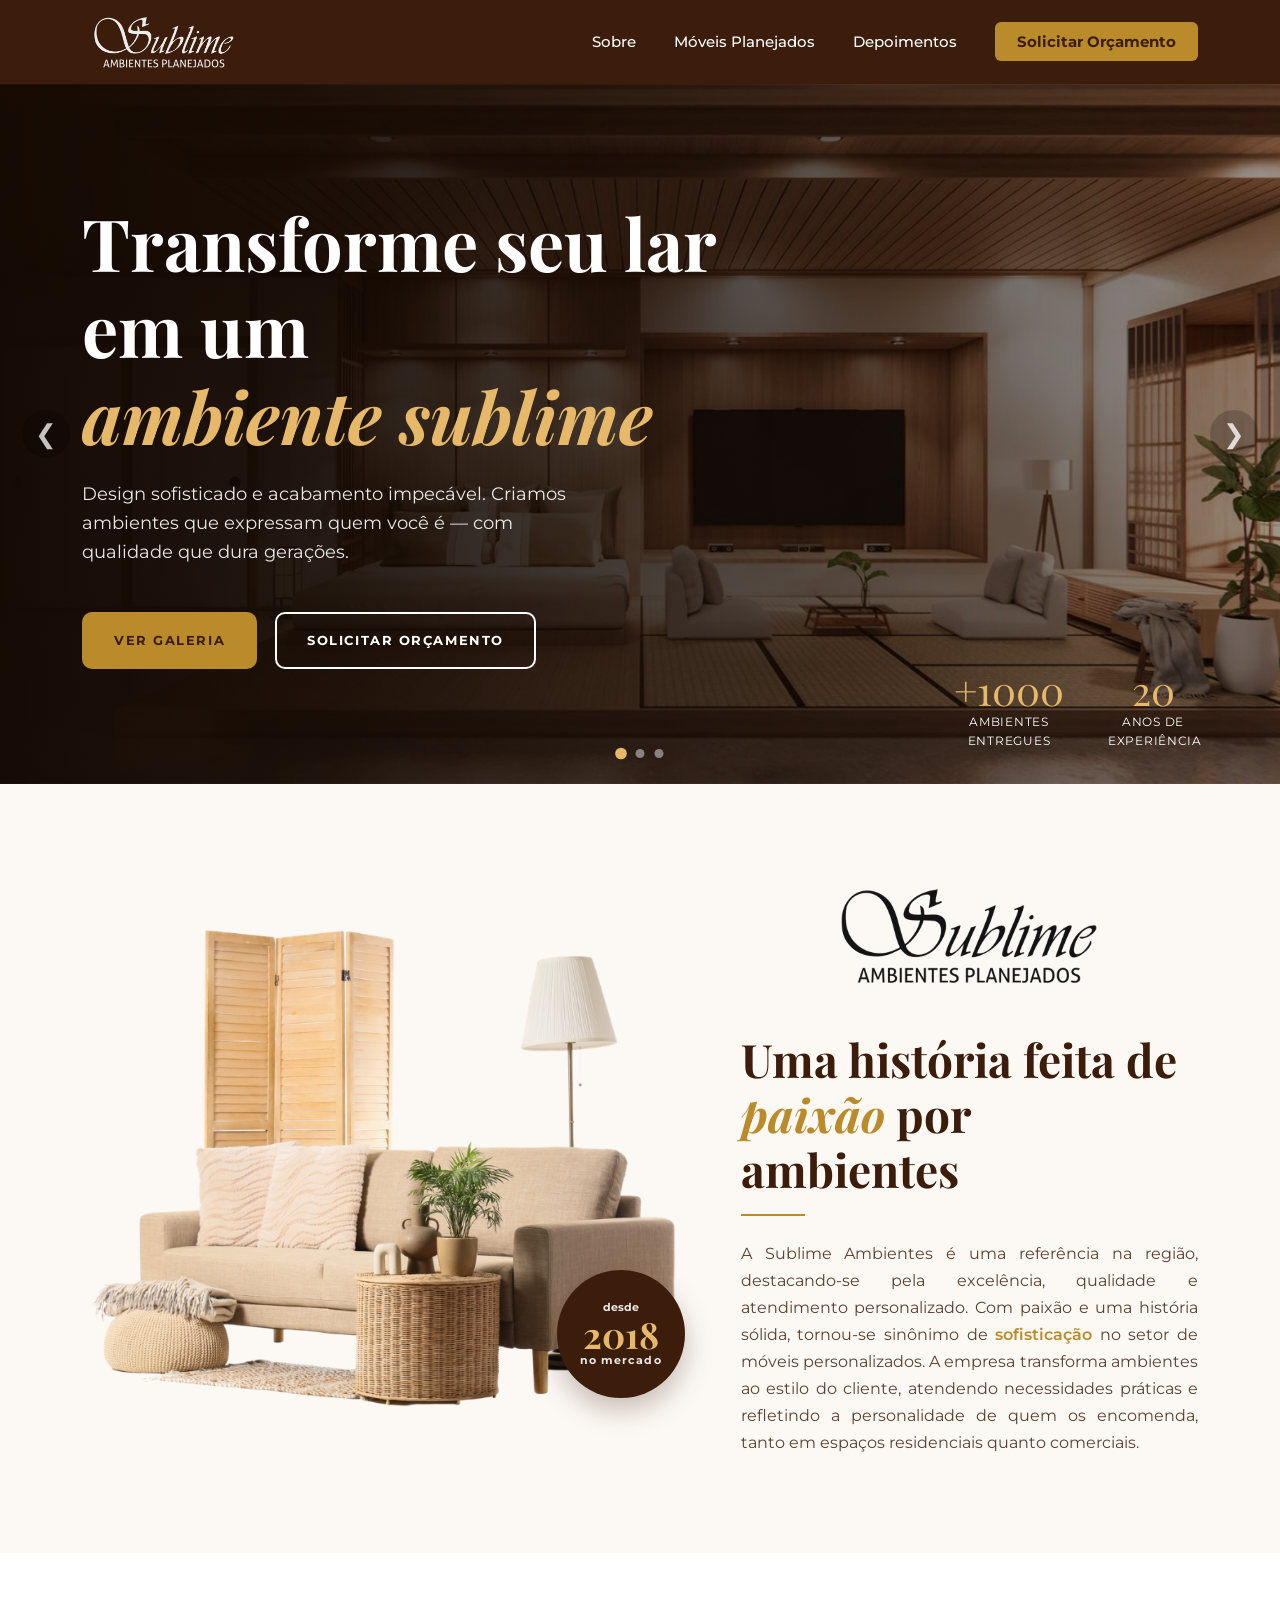
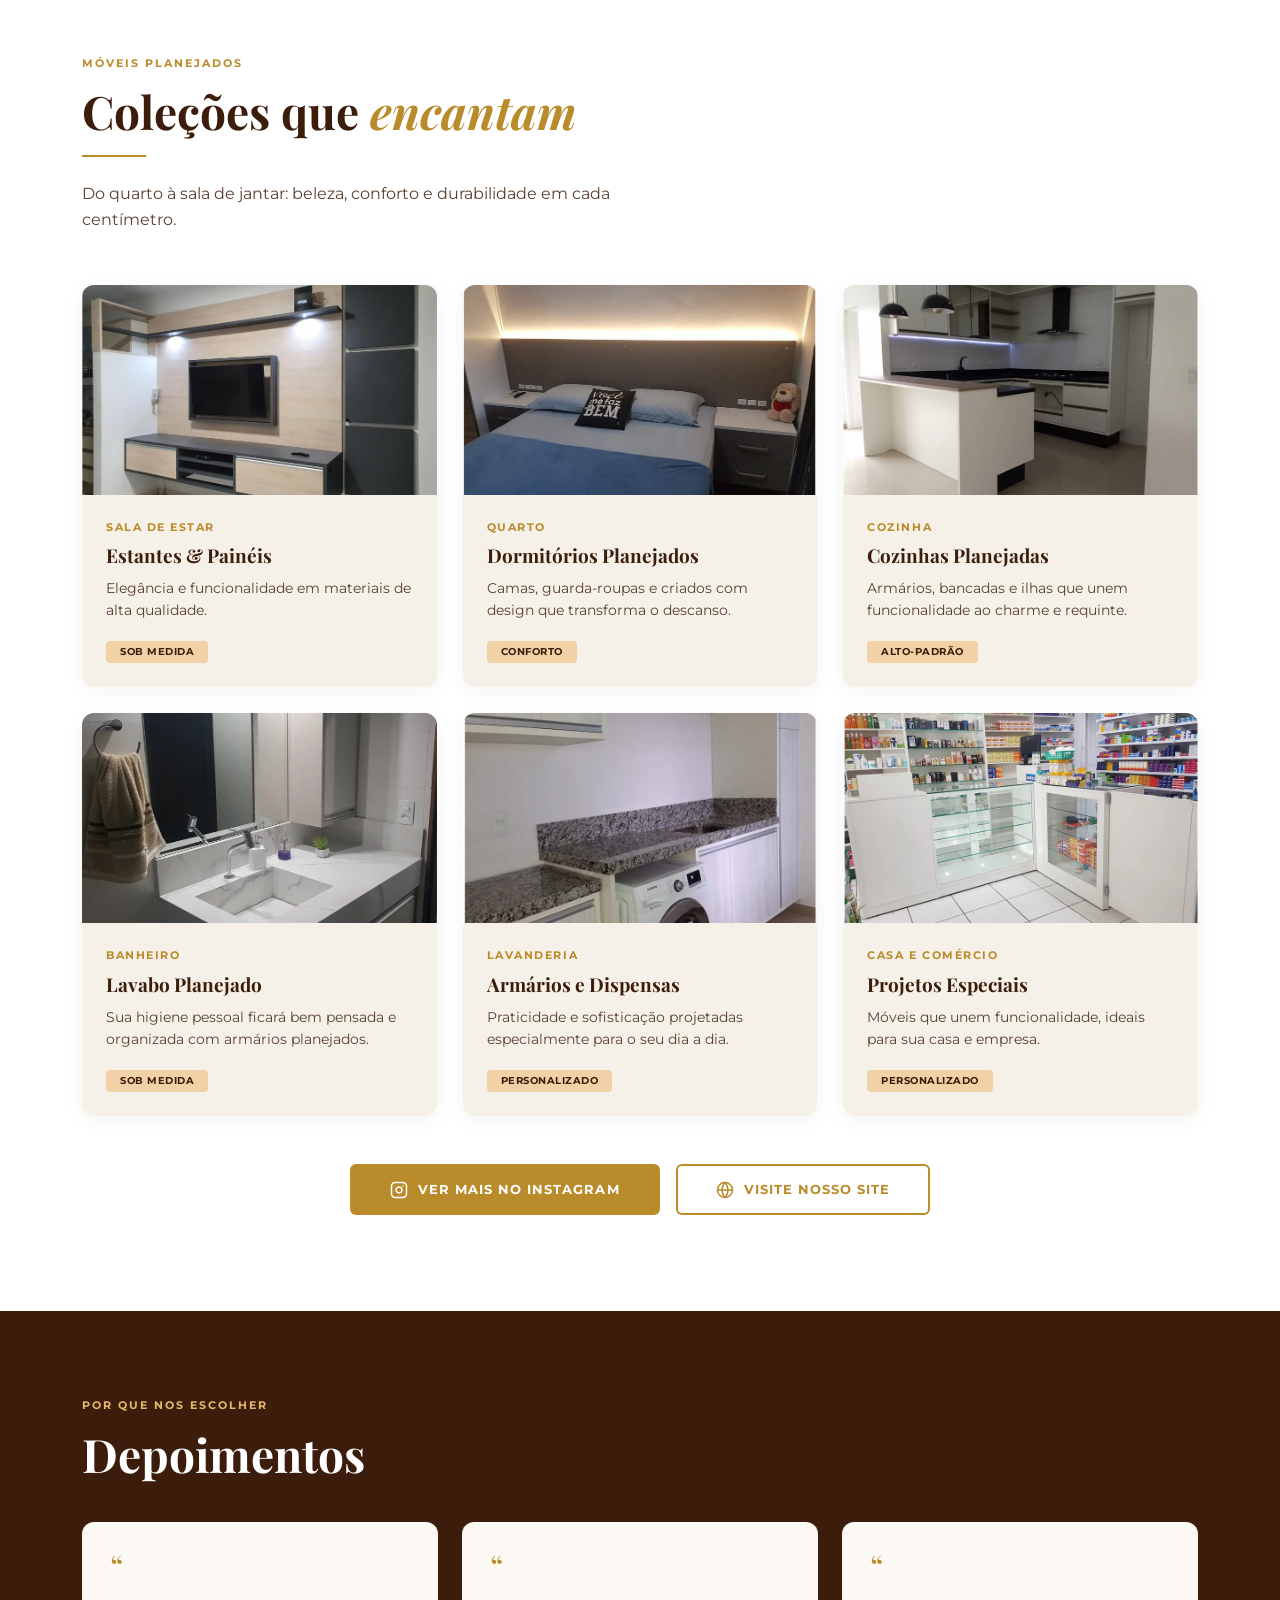
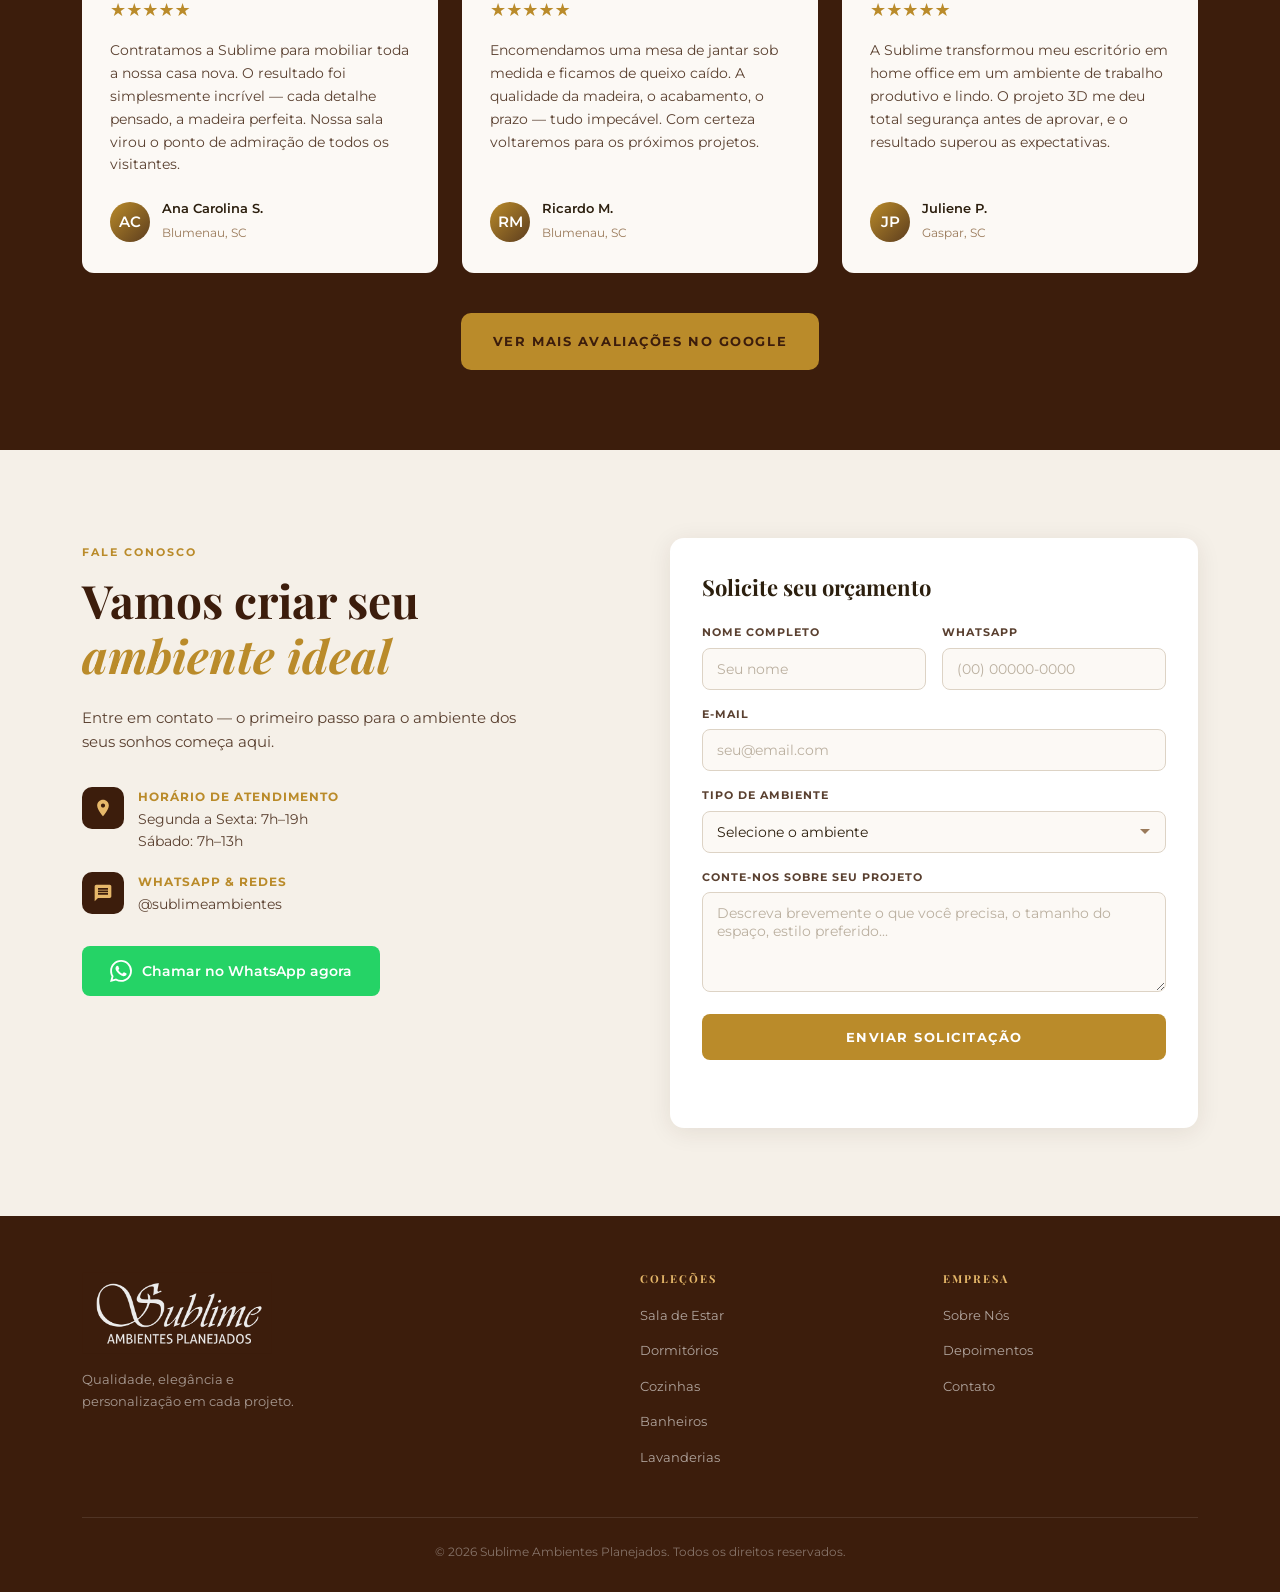
<file: index.html>
<!DOCTYPE html>
<html lang="pt-BR">
<head>
  <meta charset="UTF-8">
  <meta name="viewport" content="width=device-width, initial-scale=1.0">
  <title>Sublime Ambientes Planejados — Móveis sob medida</title>
  <meta name="description" content="Móveis planejados sob medida. Cozinhas, dormitórios, salas e projetos especiais com design sofisticado e acabamento impecável.">

  <link rel="icon" href="assets/imagens/logo-claro.png">

  <link rel="preconnect" href="https://fonts.googleapis.com">
  <link rel="preconnect" href="https://fonts.gstatic.com" crossorigin>
  <link href="https://fonts.googleapis.com/css2?family=Montserrat:wght@300;400;500;600;700&family=Playfair+Display:ital,wght@0,400..900;1,400..900&display=swap" rel="stylesheet">

  <link rel="stylesheet" href="css/base.css">
  <link rel="stylesheet" href="css/header-hero.css">
  <link rel="stylesheet" href="css/sobre.css">
  <link rel="stylesheet" href="css/colecoes.css">
  <link rel="stylesheet" href="css/contato.css">
</head>

<body>

  <!-- ==================== BLOCO 1 — NAVBAR (pedro-floress) ==================== -->
  <header class="site-header">
    <div class="container">
      <a href="#inicio" class="site-header__logo" aria-label="Sublime Ambientes Planejados — início">
        <img src="assets/imagens/logo-claro.png" alt="Sublime Ambientes Planejados">
      </a>

      <button class="menu-toggle" aria-label="Abrir menu" aria-expanded="false" aria-controls="menu-principal">
        <span></span><span></span><span></span>
      </button>

      <nav class="site-header__nav" id="menu-principal">
        <ul>
          <li><a href="#sobre">Sobre</a></li>
          <li><a href="#colecoes">Móveis Planejados</a></li>
          <li><a href="#depoimentos">Depoimentos</a></li>
          <li><a href="#contato" class="botao-orcamento">Solicitar Orçamento</a></li>
        </ul>
      </nav>
    </div>
  </header>

  <main>

    <!-- ==================== BLOCO 1 — HERO (pedro-floress) ==================== -->
    <section class="hero" id="inicio">
      <div class="carrossel">
        <img class="ativa" src="assets/imagens/hero-1.jpg" alt="Sala de estar com móveis planejados e painel de TV sob medida">
        <img src="assets/imagens/hero-2.jpg" alt="Ambiente de sala planejado com iluminação embutida">
        <img src="assets/imagens/hero-3.jpg" alt="Estar integrado com painel e estante sob medida">
      </div>

      <button class="setas seta-esquerda" aria-label="Imagem anterior">&#10094;</button>
      <button class="setas seta-direita" aria-label="Próxima imagem">&#10095;</button>

      <div class="container">
        <div class="hero-conteudo">
          <h1>Transforme seu lar em um <em>ambiente sublime</em></h1>
          <p>Design sofisticado e acabamento impecável. Criamos ambientes que expressam quem você é — com qualidade que dura gerações.</p>

          <div class="hero-botoes">
            <a href="#colecoes" class="botao botao--dourado">Ver Galeria</a>
            <a href="#contato" class="botao botao--contorno">Solicitar Orçamento</a>
          </div>
        </div>
      </div>

      <div class="hero-indicadores" aria-label="Selecionar imagem"></div>

      <div class="hero-dados">
        <div>
          <span class="dados-numeros">+1000</span>
          <span class="dados-texto">Ambientes<br>Entregues</span>
        </div>
        <div>
          <!-- 20 anos de experiência do dono no ramo; a empresa é de 2018 (selo do Quem Somos) -->
          <span class="dados-numeros">20</span>
          <span class="dados-texto">Anos de<br>Experiência</span>
        </div>
      </div>
    </section>

    <!-- ==================== BLOCO 2 — QUEM SOMOS (tomazhardt) ==================== -->
    <section class="sobre" id="sobre">
      <div class="container">

        <div class="sobre__midia">
          <img src="assets/imagens/sobre-moveis.png" alt="Composição de móveis planejados da Sublime">
          <div class="sobre__selo">
            <span class="sobre__selo-desde">desde</span>
            <span class="sobre__selo-ano">2018</span>
            <span class="sobre__selo-mercado">no mercado</span>
          </div>
        </div>

        <div class="sobre__texto">
          <div class="sobre__logo">
            <img src="assets/imagens/logo-escuro.png" alt="Sublime Ambientes Planejados">
          </div>

          <h2 class="secao-titulo">Uma história feita de <em>paixão</em> por ambientes</h2>

          <hr class="secao-regua">

          <p class="sobre__descricao">
            A Sublime Ambientes é uma referência na região, destacando-se pela excelência, qualidade e atendimento personalizado. Com paixão e uma história sólida, tornou-se sinônimo de <strong>sofisticação</strong> no setor de móveis personalizados. A empresa transforma ambientes ao estilo do cliente, atendendo necessidades práticas e refletindo a personalidade de quem os encomenda, tanto em espaços residenciais quanto comerciais.
          </p>
        </div>

      </div>
    </section>

    <!-- ==================== BLOCO 3 — COLEÇÕES (LucasSampaio2005) ==================== -->
    <section class="colecoes" id="colecoes" aria-labelledby="colecoes-titulo">
      <div class="container">

        <header class="colecoes__header">
          <span class="secao-eyebrow">Móveis Planejados</span>
          <h2 class="secao-titulo" id="colecoes-titulo">Coleções que <em>encantam</em></h2>
          <hr class="secao-regua">
          <p class="secao-descricao">
            Do quarto à sala de jantar: beleza, conforto e durabilidade em cada centímetro.
          </p>
        </header>

        <div class="colecoes__grid">

          <article class="card" id="colecao-sala">
            <div class="card__img-wrap">
              <img src="assets/imagens/colecao-sala.jpg" alt="Estante e painel de TV planejado para sala de estar em tom claro com iluminação LED" loading="lazy">
            </div>
            <div class="card__body">
              <p class="card__category">Sala de Estar</p>
              <h3 class="card__title">Estantes &amp; Painéis</h3>
              <p class="card__desc">Elegância e funcionalidade em materiais de alta qualidade.</p>
              <span class="badge">Sob Medida</span>
            </div>
          </article>

          <article class="card" id="colecao-quarto">
            <div class="card__img-wrap">
              <img src="assets/imagens/colecao-quarto.jpg" alt="Dormitório planejado com cabeceira iluminada, cama e criados-mudos sob medida" loading="lazy">
            </div>
            <div class="card__body">
              <p class="card__category">Quarto</p>
              <h3 class="card__title">Dormitórios Planejados</h3>
              <p class="card__desc">Camas, guarda-roupas e criados com design que transforma o descanso.</p>
              <span class="badge">Conforto</span>
            </div>
          </article>

          <article class="card" id="colecao-cozinha">
            <div class="card__img-wrap">
              <img src="assets/imagens/colecao-cozinha.jpg" alt="Cozinha planejada com armários brancos, ilha central e bancada em pedra" loading="lazy">
            </div>
            <div class="card__body">
              <p class="card__category">Cozinha</p>
              <h3 class="card__title">Cozinhas Planejadas</h3>
              <p class="card__desc">Armários, bancadas e ilhas que unem funcionalidade ao charme e requinte.</p>
              <span class="badge">Alto-Padrão</span>
            </div>
          </article>

          <article class="card" id="colecao-banheiro">
            <div class="card__img-wrap">
              <img src="assets/imagens/colecao-banheiro.jpg" alt="Lavabo planejado com gabinete sob medida em tom claro e cuba esculpida" loading="lazy">
            </div>
            <div class="card__body">
              <p class="card__category">Banheiro</p>
              <h3 class="card__title">Lavabo Planejado</h3>
              <p class="card__desc">Sua higiene pessoal ficará bem pensada e organizada com armários planejados.</p>
              <span class="badge">Sob Medida</span>
            </div>
          </article>

          <article class="card" id="colecao-lavanderia">
            <div class="card__img-wrap">
              <img src="assets/imagens/colecao-lavanderia.jpg" alt="Lavanderia planejada com armários e dispensa organizados ao redor da máquina de lavar" loading="lazy">
            </div>
            <div class="card__body">
              <p class="card__category">Lavanderia</p>
              <h3 class="card__title">Armários e Dispensas</h3>
              <p class="card__desc">Praticidade e sofisticação projetadas especialmente para o seu dia a dia.</p>
              <span class="badge">Personalizado</span>
            </div>
          </article>

          <article class="card" id="colecao-projetos">
            <div class="card__img-wrap">
              <img src="assets/imagens/colecao-projetos.jpg" alt="Projeto especial de móveis planejados para loja comercial com expositores e prateleiras" loading="lazy">
            </div>
            <div class="card__body">
              <p class="card__category">Casa e Comércio</p>
              <h3 class="card__title">Projetos Especiais</h3>
              <p class="card__desc">Móveis que unem funcionalidade, ideais para sua casa e empresa.</p>
              <span class="badge">Personalizado</span>
            </div>
          </article>

        </div>

        <div class="colecoes__cta">
          <!-- TODO: colocar a URL real do Instagram da Sublime -->
          <a href="https://www.instagram.com/" target="_blank" rel="noopener noreferrer" class="btn-instagram" aria-label="Ver mais projetos no Instagram da Sublime Ambientes">
            <svg width="18" height="18" viewBox="0 0 24 24" fill="none" stroke="currentColor" stroke-width="2" stroke-linecap="round" stroke-linejoin="round" aria-hidden="true">
              <rect x="2" y="2" width="20" height="20" rx="5" ry="5"/>
              <path d="M16 11.37A4 4 0 1 1 12.63 8 4 4 0 0 1 16 11.37z"/>
              <line x1="17.5" y1="6.5" x2="17.51" y2="6.5"/>
            </svg>
            Ver mais no Instagram
          </a>
          <a href="https://www.sublimeambientes.com.br" target="_blank" rel="noopener noreferrer" class="btn-instagram btn-instagram--contorno" aria-label="Visitar o site da Sublime Ambientes">
            <svg width="18" height="18" viewBox="0 0 24 24" fill="none" stroke="currentColor" stroke-width="2" stroke-linecap="round" stroke-linejoin="round" aria-hidden="true">
              <circle cx="12" cy="12" r="10"/>
              <line x1="2" y1="12" x2="22" y2="12"/>
              <path d="M12 2a15.3 15.3 0 0 1 4 10 15.3 15.3 0 0 1-4 10 15.3 15.3 0 0 1-4-10 15.3 15.3 0 0 1 4-10z"/>
            </svg>
            Visite nosso site
          </a>
        </div>

      </div>
    </section>

    <!-- ==================== BLOCO 4 — DEPOIMENTOS (LucasSampaio2005) ==================== -->
    <section class="depoimentos" id="depoimentos">
      <div class="container">

        <span class="secao-eyebrow">Por que nos escolher</span>
        <h2 class="secao-titulo">Depoimentos</h2>

        <!-- TODO: os 3 cards abaixo são PROVISÓRIOS (fictícios). O cliente pediu avaliações
             reais do Google: trocar texto, nome e cidade por avaliações do perfil dele. -->
        <div class="depoimentos__grid">

          <div class="depoimento-card">
            <div class="aspas" aria-hidden="true">&ldquo;</div>
            <div class="estrelas" aria-label="5 de 5 estrelas">★★★★★</div>
            <p>Contratamos a Sublime para mobiliar toda a nossa casa nova. O resultado foi simplesmente incrível — cada detalhe pensado, a madeira perfeita. Nossa sala virou o ponto de admiração de todos os visitantes.</p>
            <div class="depoimento-autor">
              <div class="autor-avatar" aria-hidden="true">AC</div>
              <div class="autor-info">
                <strong>Ana Carolina S.</strong>
                <span>Blumenau, SC</span>
              </div>
            </div>
          </div>

          <div class="depoimento-card">
            <div class="aspas" aria-hidden="true">&ldquo;</div>
            <div class="estrelas" aria-label="5 de 5 estrelas">★★★★★</div>
            <p>Encomendamos uma mesa de jantar sob medida e ficamos de queixo caído. A qualidade da madeira, o acabamento, o prazo — tudo impecável. Com certeza voltaremos para os próximos projetos.</p>
            <div class="depoimento-autor">
              <div class="autor-avatar" aria-hidden="true">RM</div>
              <div class="autor-info">
                <strong>Ricardo M.</strong>
                <span>Blumenau, SC</span>
              </div>
            </div>
          </div>

          <div class="depoimento-card">
            <div class="aspas" aria-hidden="true">&ldquo;</div>
            <div class="estrelas" aria-label="5 de 5 estrelas">★★★★★</div>
            <p>A Sublime transformou meu escritório em home office em um ambiente de trabalho produtivo e lindo. O projeto 3D me deu total segurança antes de aprovar, e o resultado superou as expectativas.</p>
            <div class="depoimento-autor">
              <div class="autor-avatar" aria-hidden="true">JP</div>
              <div class="autor-info">
                <strong>Juliene P.</strong>
                <span>Gaspar, SC</span>
              </div>
            </div>
          </div>

        </div>

        <div class="depoimentos__cta">
          <!-- TODO: colocar o link do perfil da Sublime no Google (Maps/Perfil da Empresa) -->
          <a href="https://www.google.com/maps" target="_blank" rel="noopener noreferrer" class="botao botao--dourado">Ver mais avaliações no Google</a>
        </div>
      </div>
    </section>

    <!-- ==================== BLOCO 5 — CONTATO (LucasSampaio2005) ==================== -->
    <section class="contato" id="contato">
      <div class="container">
        <div class="contato__grid">

          <div class="contato__info">
            <span class="secao-eyebrow">Fale conosco</span>
            <h2 class="secao-titulo">Vamos criar seu <em>ambiente ideal</em></h2>

            <p class="descricao">Entre em contato — o primeiro passo para o ambiente dos seus sonhos começa aqui.</p>

            <div class="info-item">
              <div class="info-icon">
                <svg viewBox="0 0 24 24" aria-hidden="true"><path d="M12 2C8.13 2 5 5.13 5 9c0 5.25 7 13 7 13s7-7.75 7-13c0-3.87-3.13-7-7-7zm0 9.5c-1.38 0-2.5-1.12-2.5-2.5S10.62 6.5 12 6.5s2.5 1.12 2.5 2.5S13.38 11.5 12 11.5z"/></svg>
              </div>
              <div>
                <strong>Horário de atendimento</strong>
                <p>Segunda a Sexta: 7h–19h<br>Sábado: 7h–13h</p>
              </div>
            </div>

            <div class="info-item">
              <div class="info-icon">
                <svg viewBox="0 0 24 24" aria-hidden="true"><path d="M20 2H4c-1.1 0-2 .9-2 2v18l4-4h14c1.1 0 2-.9 2-2V4c0-1.1-.9-2-2-2zm-2 12H6v-2h12v2zm0-3H6V9h12v2zm0-3H6V6h12v2z"/></svg>
              </div>
              <div>
                <strong>WhatsApp &amp; Redes</strong>
                <p>@sublimeambientes</p>
              </div>
            </div>

            <!-- TODO: trocar pelo número real de WhatsApp da Sublime -->
            <a href="https://wa.me/5547999999999" class="btn-whatsapp" target="_blank" rel="noopener noreferrer">
              <svg viewBox="0 0 24 24" aria-hidden="true"><path d="M17.472 14.382c-.297-.149-1.758-.867-2.03-.967-.273-.099-.471-.148-.67.15-.197.297-.767.966-.94 1.164-.173.199-.347.223-.644.075-.297-.15-1.255-.463-2.39-1.475-.883-.788-1.48-1.761-1.653-2.059-.173-.297-.018-.458.13-.606.134-.133.298-.347.446-.52.149-.174.198-.298.298-.497.099-.198.05-.371-.025-.52-.075-.149-.669-1.612-.916-2.207-.242-.579-.487-.5-.669-.51-.173-.008-.371-.01-.57-.01-.198 0-.52.074-.792.372-.272.297-1.04 1.016-1.04 2.479 0 1.462 1.065 2.875 1.213 3.074.149.198 2.096 3.2 5.077 4.487.709.306 1.262.489 1.694.625.712.227 1.36.195 1.871.118.571-.085 1.758-.719 2.006-1.413.248-.694.248-1.289.173-1.413-.074-.124-.272-.198-.57-.347m-5.421 7.403h-.004a9.87 9.87 0 01-5.031-1.378l-.361-.214-3.741.982.998-3.648-.235-.374a9.86 9.86 0 01-1.51-5.26c.001-5.45 4.436-9.884 9.888-9.884 2.64 0 5.122 1.03 6.988 2.898a9.825 9.825 0 012.893 6.994c-.003 5.45-4.437 9.884-9.885 9.884m8.413-18.297A11.815 11.815 0 0012.05 0C5.495 0 .16 5.335.157 11.892c0 2.096.547 4.142 1.588 5.945L.057 24l6.305-1.654a11.882 11.882 0 005.683 1.448h.005c6.554 0 11.89-5.335 11.893-11.893a11.821 11.821 0 00-3.48-8.413z"/></svg>
              Chamar no WhatsApp agora
            </a>
          </div>

          <form class="formulario" id="form-orcamento" novalidate>
            <h3>Solicite seu orçamento</h3>

            <div class="form-linha">
              <div class="form-grupo">
                <label for="nome">Nome Completo</label>
                <input type="text" id="nome" name="nome" placeholder="Seu nome" required>
              </div>
              <div class="form-grupo">
                <label for="whatsapp">WhatsApp</label>
                <input type="tel" id="whatsapp" name="whatsapp" placeholder="(00) 00000-0000" required>
              </div>
            </div>

            <div class="form-grupo">
              <label for="email">E-mail</label>
              <input type="email" id="email" name="email" placeholder="seu@email.com" required>
            </div>

            <div class="form-grupo">
              <label for="ambiente">Tipo de Ambiente</label>
              <select id="ambiente" name="ambiente" required>
                <option value="">Selecione o ambiente</option>
                <option>Sala de Estar</option>
                <option>Dormitório</option>
                <option>Cozinha</option>
                <option>Banheiro</option>
                <option>Lavanderia</option>
                <option>Casa e Comércio</option>
              </select>
            </div>

            <div class="form-grupo">
              <label for="projeto">Conte-nos sobre seu projeto</label>
              <textarea id="projeto" name="projeto" placeholder="Descreva brevemente o que você precisa, o tamanho do espaço, estilo preferido..."></textarea>
            </div>

            <button type="submit" class="btn-enviar">Enviar Solicitação</button>

            <p class="form-aviso" id="form-aviso" role="status" aria-live="polite"></p>
          </form>

        </div>
      </div>
    </section>

  </main>

  <!-- ==================== BLOCO 5 — RODAPÉ (LucasSampaio2005) ==================== -->
  <footer class="site-footer">
    <div class="container">
      <div class="site-footer__grid">

        <div class="site-footer__marca">
          <div class="site-footer__logo">
            <img src="assets/imagens/logo-claro.png" alt="Sublime Ambientes Planejados">
          </div>
          <p>Qualidade, elegância e personalização em cada projeto.</p>
        </div>

        <div class="site-footer__col">
          <h4>Coleções</h4>
          <ul>
            <li><a href="#colecao-sala">Sala de Estar</a></li>
            <li><a href="#colecao-quarto">Dormitórios</a></li>
            <li><a href="#colecao-cozinha">Cozinhas</a></li>
            <li><a href="#colecao-banheiro">Banheiros</a></li>
            <li><a href="#colecao-lavanderia">Lavanderias</a></li>
          </ul>
        </div>

        <div class="site-footer__col">
          <h4>Empresa</h4>
          <ul>
            <li><a href="#sobre">Sobre Nós</a></li>
            <li><a href="#depoimentos">Depoimentos</a></li>
            <li><a href="#contato">Contato</a></li>
          </ul>
        </div>

      </div>

      <div class="site-footer__bottom">
        © 2026 Sublime Ambientes Planejados. Todos os direitos reservados.
      </div>
    </div>
  </footer>

  <script src="js/script.js"></script>
</body>
</html>
</file>
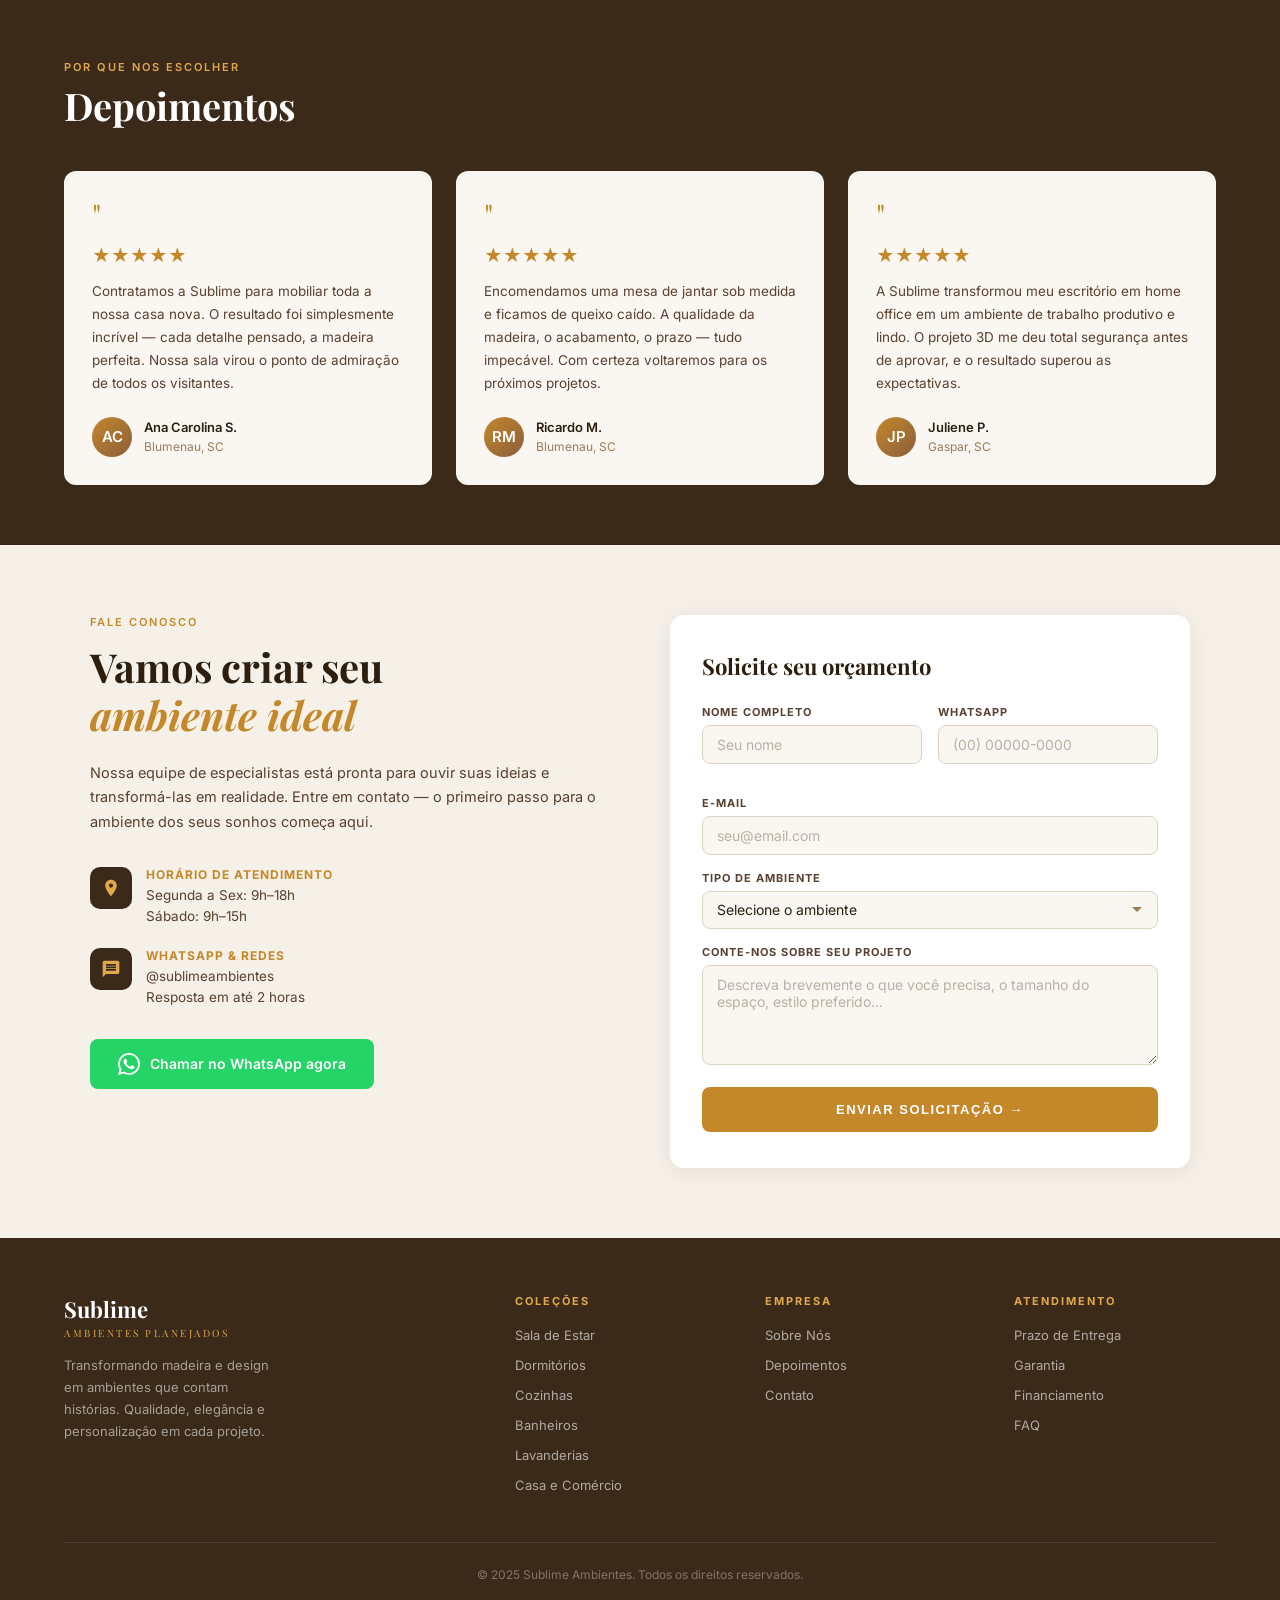
<file: blocos 4 e 5/index.html>
<!DOCTYPE html>
<html lang="pt-BR">
<head>
  <meta charset="UTF-8">
  <meta name="viewport" content="width=device-width, initial-scale=1.0">
  <title>Sublime Ambientes</title>
  <link href="https://fonts.googleapis.com/css2?family=Playfair+Display:ital,wght@0,400;0,700;1,400;1,700&family=Inter:wght@300;400;500;600&display=swap" rel="stylesheet">
  <link rel="stylesheet" href="style.css">
</head>
<body>

  <section class="section-depoimentos">
    <p class="label">Por que nos escolher</p>
    <h2>Depoimentos</h2>

    <div class="depoimentos-grid">

      <div class="depoimento-card">
        <div class="aspas">"</div>
        <div class="stars">★★★★★</div>
        <p>Contratamos a Sublime para mobiliar toda a nossa casa nova. O resultado foi simplesmente incrível — cada detalhe pensado, a madeira perfeita. Nossa sala virou o ponto de admiração de todos os visitantes.</p>
        <div class="depoimento-autor">
          <div class="autor-avatar">AC</div>
          <div class="autor-info">
            <strong>Ana Carolina S.</strong>
            <span>Blumenau, SC</span>
          </div>
        </div>
      </div>

      <div class="depoimento-card">
        <div class="aspas">"</div>
        <div class="stars">★★★★★</div>
        <p>Encomendamos uma mesa de jantar sob medida e ficamos de queixo caído. A qualidade da madeira, o acabamento, o prazo — tudo impecável. Com certeza voltaremos para os próximos projetos.</p>
        <div class="depoimento-autor">
          <div class="autor-avatar">RM</div>
          <div class="autor-info">
            <strong>Ricardo M.</strong>
            <span>Blumenau, SC</span>
          </div>
        </div>
      </div>

      <div class="depoimento-card">
        <div class="aspas">"</div>
        <div class="stars">★★★★★</div>
        <p>A Sublime transformou meu escritório em home office em um ambiente de trabalho produtivo e lindo. O projeto 3D me deu total segurança antes de aprovar, e o resultado superou as expectativas.</p>
        <div class="depoimento-autor">
          <div class="autor-avatar">JP</div>
          <div class="autor-info">
            <strong>Juliene P.</strong>
            <span>Gaspar, SC</span>
          </div>
        </div>
      </div>

    </div>
  </section>


  <section class="section-contato">
    <div class="contato-grid">

      <div class="contato-esquerda">
        <p class="sublabel">Fale conosco</p>
        <h2>Vamos criar seu<br><em>ambiente ideal</em></h2>
        <p class="descricao">Nossa equipe de especialistas está pronta para ouvir suas ideias e transformá-las em realidade. Entre em contato — o primeiro passo para o ambiente dos seus sonhos começa aqui.</p>

        <div class="info-item">
          <div class="info-icon">
            <svg viewBox="0 0 24 24"><path d="M12 2C8.13 2 5 5.13 5 9c0 5.25 7 13 7 13s7-7.75 7-13c0-3.87-3.13-7-7-7zm0 9.5c-1.38 0-2.5-1.12-2.5-2.5S10.62 6.5 12 6.5s2.5 1.12 2.5 2.5S13.38 11.5 12 11.5z"/></svg>
          </div>
          <div>
            <strong>Horário de atendimento</strong>
            <p>Segunda a Sex: 9h–18h<br>Sábado: 9h–15h</p>
          </div>
        </div>

        <div class="info-item">
          <div class="info-icon">
            <svg viewBox="0 0 24 24"><path d="M20 2H4c-1.1 0-2 .9-2 2v18l4-4h14c1.1 0 2-.9 2-2V4c0-1.1-.9-2-2-2zm-2 12H6v-2h12v2zm0-3H6V9h12v2zm0-3H6V6h12v2z"/></svg>
          </div>
          <div>
            <strong>WhatsApp &amp; Redes</strong>
            <p>@sublimeambientes<br>Resposta em até 2 horas</p>
          </div>
        </div>

        <a href="https://wa.me/5547999999999" class="btn-whatsapp">
          <svg viewBox="0 0 24 24"><path d="M17.472 14.382c-.297-.149-1.758-.867-2.03-.967-.273-.099-.471-.148-.67.15-.197.297-.767.966-.94 1.164-.173.199-.347.223-.644.075-.297-.15-1.255-.463-2.39-1.475-.883-.788-1.48-1.761-1.653-2.059-.173-.297-.018-.458.13-.606.134-.133.298-.347.446-.52.149-.174.198-.298.298-.497.099-.198.05-.371-.025-.52-.075-.149-.669-1.612-.916-2.207-.242-.579-.487-.5-.669-.51-.173-.008-.371-.01-.57-.01-.198 0-.52.074-.792.372-.272.297-1.04 1.016-1.04 2.479 0 1.462 1.065 2.875 1.213 3.074.149.198 2.096 3.2 5.077 4.487.709.306 1.262.489 1.694.625.712.227 1.36.195 1.871.118.571-.085 1.758-.719 2.006-1.413.248-.694.248-1.289.173-1.413-.074-.124-.272-.198-.57-.347m-5.421 7.403h-.004a9.87 9.87 0 01-5.031-1.378l-.361-.214-3.741.982.998-3.648-.235-.374a9.86 9.86 0 01-1.51-5.26c.001-5.45 4.436-9.884 9.888-9.884 2.64 0 5.122 1.03 6.988 2.898a9.825 9.825 0 012.893 6.994c-.003 5.45-4.437 9.884-9.885 9.884m8.413-18.297A11.815 11.815 0 0012.05 0C5.495 0 .16 5.335.157 11.892c0 2.096.547 4.142 1.588 5.945L.057 24l6.305-1.654a11.882 11.882 0 005.683 1.448h.005c6.554 0 11.89-5.335 11.893-11.893a11.821 11.821 0 00-3.48-8.413z"/></svg>
        Chamar no WhatsApp agora
      </a>
    </div>

    <div class="formulario-box">
      <h3>Solicite seu orçamento</h3>

      <div class="form-row">
        <div class="form-group">
          <label>Nome Completo</label>
          <input type="text" placeholder="Seu nome">
        </div>
        <div class="form-group">
          <label>WhatsApp</label>
          <input type="tel" placeholder="(00) 00000-0000">
        </div>
      </div>

      <div class="form-group">
        <label>E-mail</label>
        <input type="email" placeholder="seu@email.com">
      </div>

      <div class="form-group">
        <label>Tipo de Ambiente</label>
        <select>
          <option value="">Selecione o ambiente</option>
          <option>Sala de Estar</option>
          <option>Dormitório</option>
          <option>Cozinha</option>
          <option>Banheiro</option>
          <option>Lavanderia</option>
          <option>Casa e Comércio</option>
        </select>
      </div>

      <div class="form-group">
        <label>Conte-nos sobre seu projeto</label>
        <textarea placeholder="Descreva brevemente o que você precisa, o tamanho do espaço, estilo preferido..."></textarea>
      </div>

      <button class="btn-enviar">Enviar Solicitação →</button>
    </div>

  </div>
</section>


<footer>
  <div class="footer-grid">

    <div class="footer-brand">
      <div class="footer-logo">
        Sublime
        <span>Ambientes Planejados</span>
      </div>
      <p>Transformando madeira e design em ambientes que contam histórias. Qualidade, elegância e personalização em cada projeto.</p>
    </div>

    <div class="footer-col">
      <h4>Coleções</h4>
      <ul>
        <li><a href="#">Sala de Estar</a></li>
        <li><a href="#">Dormitórios</a></li>
        <li><a href="#">Cozinhas</a></li>
        <li><a href="#">Banheiros</a></li>
        <li><a href="#">Lavanderias</a></li>
        <li><a href="#">Casa e Comércio</a></li>
      </ul>
    </div>

    <div class="footer-col">
      <h4>Empresa</h4>
      <ul>
        <li><a href="#">Sobre Nós</a></li>
        <li><a href="#">Depoimentos</a></li>
        <li><a href="#">Contato</a></li>
      </ul>
    </div>

    <div class="footer-col">
      <h4>Atendimento</h4>
      <ul>
        <li><a href="#">Prazo de Entrega</a></li>
        <li><a href="#">Garantia</a></li>
        <li><a href="#">Financiamento</a></li>
        <li><a href="#">FAQ</a></li>
      </ul>
    </div>

  </div>

  <div class="footer-bottom">
    © 2025 Sublime Ambientes. Todos os direitos reservados.
  </div>
</footer>

</body>
</html>
</file>
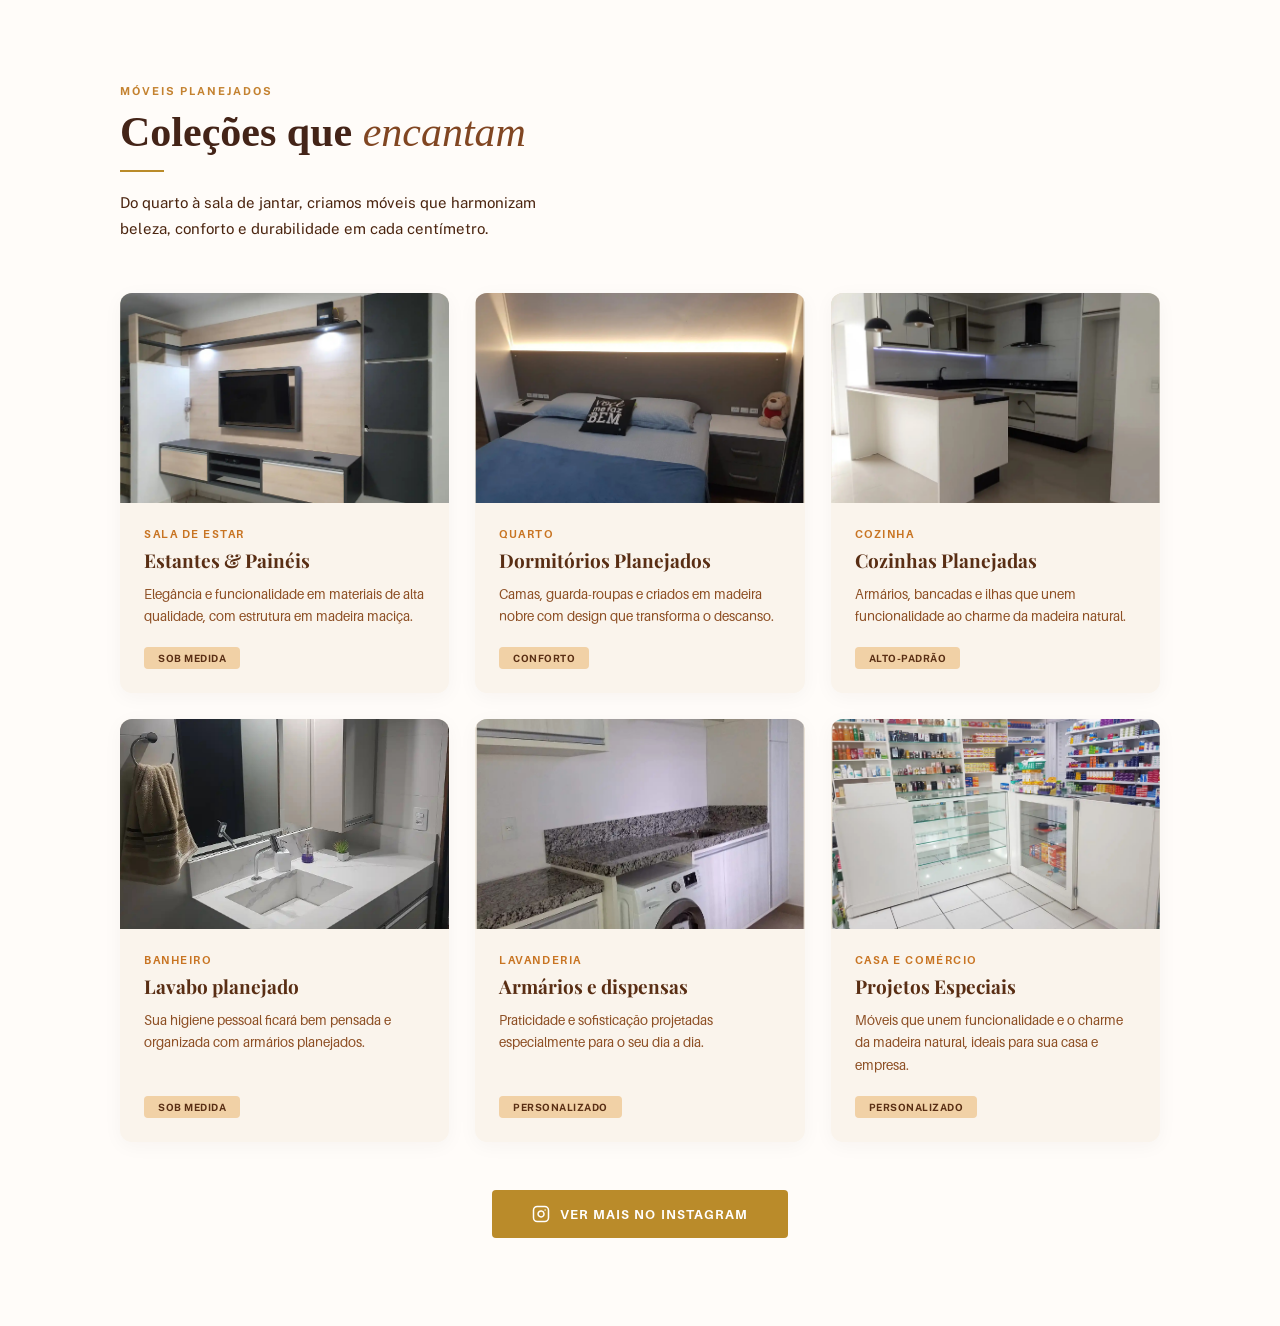
<file: bloco-3/bloco-3.html>
<!DOCTYPE html>
<html lang="pt-BR">
<head>
  <meta charset="UTF-8" />
  <meta name="viewport" content="width=device-width, initial-scale=1.0" />
  <title>Sublime Ambientes Planejados — Coleções</title>
  <link rel="preconnect" href="https://fonts.googleapis.com" />
  <link rel="preconnect" href="https://fonts.gstatic.com" crossorigin />
  <link href="https://fonts.googleapis.com/css2?family=Playfair+Display:ital,wght@0,400..900;1,400..900&family=Public+Sans:wght@300;400;700&display=swap" rel="stylesheet" />
  <link rel="stylesheet" href="style.css" />
</head>

<body>

  <section class="colecoes-section" aria-labelledby="colecoes-heading">
    <div class="container">

      <header class="section-header">
        <span class="section-eyebrow">Móveis Planejados</span>
        <h2 class="section-title" id="colecoes-heading">
          Coleções que <em>encantam</em>
        </h2>
        <hr class="section-rule" aria-hidden="true" />
        <p class="section-desc">
          Do quarto à sala de jantar, criamos móveis que harmonizam
          beleza, conforto e durabilidade em cada centímetro.
        </p>
      </header>

      <div class="cards-grid">

        <article class="card">
          <div class="card__img-wrap">
            <img
              src="imagens/Sala.png"
              alt="Estante e painel de TV planejado para sala de estar com madeira clara e iluminação LED"
              loading="lazy"
              onerror="this.style.display='none'; this.nextElementSibling.style.display='flex';"
            />
            <div class="card__img-placeholder" style="display:none;">
            </div>
          </div>
          <div class="card__body">
            <p class="card__category">Sala de Estar</p>
            <h3 class="card__title">Estantes & Painéis</h3>
            <p class="card__desc">
              Elegância e funcionalidade em materiais de alta qualidade,
              com estrutura em madeira maciça.
            </p>
            <span class="badge">Sob Medida</span>
          </div>
        </article>

        <article class="card">
          <div class="card__img-wrap">
            <img
              src="./imagens/Quarto.png"
              alt="Dormitório planejado com cama estofada, guarda-roupa e criado-mudo em madeira nobre"
              loading="lazy"
              onerror="this.style.display='none'; this.nextElementSibling.style.display='flex';"
            />
            <div class="card__img-placeholder" style="display:none;">
            </div>
          </div>
          <div class="card__body">
            <p class="card__category">Quarto</p>
            <h3 class="card__title">Dormitórios Planejados</h3>
            <p class="card__desc">
              Camas, guarda-roupas e criados em madeira nobre com design
              que transforma o descanso.
            </p>
            <span class="badge">Conforto</span>
          </div>
        </article>

        <article class="card">
          <div class="card__img-wrap">
            <img
              src="./imagens/Cozinha.png"
              alt="Cozinha planejada com armários brancos, ilha central e bancada em pedra"
              loading="lazy"
              onerror="this.style.display='none'; this.nextElementSibling.style.display='flex';"
            />
            <div class="card__img-placeholder" style="display:none;">
            </div>
          </div>
          <div class="card__body">
            <p class="card__category">Cozinha</p>
            <h3 class="card__title">Cozinhas Planejadas</h3>
            <p class="card__desc">
              Armários, bancadas e ilhas que unem funcionalidade ao charme
              da madeira natural.
            </p>
            <span class="badge">Alto-Padrão</span>
          </div>
        </article>

        <article class="card">
          <div class="card__img-wrap">
            <img
              src="./imagens/Pia.png"
              alt="Lavabo planejado com gabinete sob medida em madeira clara e cuba esculpida"
              loading="lazy"
              onerror="this.style.display='none'; this.nextElementSibling.style.display='flex';"
            />
            <div class="card__img-placeholder" style="display:none;">
            </div>
          </div>
          <div class="card__body">
            <p class="card__category">Banheiro</p>
            <h3 class="card__title">Lavabo planejado</h3>
            <p class="card__desc">
              Sua higiene pessoal ficará bem pensada e organizada com
              armários planejados.
            </p>
            <span class="badge">Sob Medida</span>
          </div>
        </article>

        <article class="card">
          <div class="card__img-wrap">
            <img
              src="./imagens/Lavatório.png"
              alt="Lavanderia planejada com armários e dispensa organizados ao redor da máquina de lavar"
              loading="lazy"
              onerror="this.style.display='none'; this.nextElementSibling.style.display='flex';"
            />
            <div class="card__img-placeholder" style="display:none;">
            </div>
          </div>
          <div class="card__body">
            <p class="card__category">Lavanderia</p>
            <h3 class="card__title">Armários e dispensas</h3>
            <p class="card__desc">
              Praticidade e sofisticação projetadas especialmente para o
              seu dia a dia.
            </p>
            <span class="badge">Personalizado</span>
          </div>
        </article>

        <article class="card">
          <div class="card__img-wrap">
            <img
              src="./imagens/Projetos Especiais.png"
              alt="Projeto especial de móveis planejados para loja comercial com expositores e prateleiras"
              loading="lazy"
              onerror="this.style.display='none'; this.nextElementSibling.style.display='flex';"
            />
            <div class="card__img-placeholder" style="display:none;">
            </div>
          </div>
          <div class="card__body">
            <p class="card__category">Casa e Comércio</p>
            <h3 class="card__title">Projetos Especiais</h3>
            <p class="card__desc">
              Móveis que unem funcionalidade e o charme da madeira natural,
              ideais para sua casa e empresa.
            </p>
            <span class="badge">Personalizado</span>
          </div>
        </article>

      </div>

      <div class="btn-wrap">
        <a
          href=""
          target="_blank"
          rel="noopener noreferrer"
          class="btn-instagram"
          aria-label="Ver mais projetos no Instagram da Sublime Ambientes"
        >
          <svg
            width="18"
            height="18"
            viewBox="0 0 24 24"
            fill="none"
            stroke="currentColor"
            stroke-width="2"
            stroke-linecap="round"
            stroke-linejoin="round"
            aria-hidden="true"
          >
            <rect x="2" y="2" width="20" height="20" rx="5" ry="5"/>
            <path d="M16 11.37A4 4 0 1 1 12.63 8 4 4 0 0 1 16 11.37z"/>
            <line x1="17.5" y1="6.5" x2="17.51" y2="6.5"/>
          </svg>
          Ver mais no Instagram
        </a>
      </div>

    </div>
  </section>

</body>
</html>
</file>
<file: css/base.css>
/* ============================================================
   BASE — reset, tokens de marca e tipografia
   Único lugar do projeto onde há reset global e regras em
   elementos "soltos". Todo CSS de seção deve ser escopado.
   ============================================================ */

*, *::before, *::after {
  box-sizing: border-box;
  margin: 0;
  padding: 0;
}

:root {
  /* Marrons — #3C1D0C é a cor exata do fundo do logo (logo-claro.png).
     Não alterar: o nav usa essa cor para o logo não mostrar moldura. */
  --marrom-escuro: #3C1D0C;
  --marrom-medio:  #5C3D1E;

  /* Dourados */
  --dourado:       #BA8B2A;
  --dourado-claro: #E6B86A;

  /* Neutros */
  --creme:         #FCF9F5;
  --creme-escuro:  #F5F0E8;
  --branco:        #FFFFFF;
  --texto:         #2C1F0E;
  --texto-medio:   #5A4030;
  --borda:         #E7DDD1;

  /* Tipografia */
  --fonte-titulo: 'Playfair Display', Georgia, serif;
  --fonte-corpo:  'Montserrat', system-ui, -apple-system, sans-serif;

  /* Layout */
  --largura-max: 1180px;
  --raio: 10px;
  --altura-nav: 84px;
}

html {
  scroll-behavior: smooth;
  scroll-padding-top: var(--altura-nav);
}

body {
  font-family: var(--fonte-corpo);
  background-color: var(--creme);
  color: var(--texto);
  line-height: 1.6;
  -webkit-font-smoothing: antialiased;
  overflow-x: hidden;
}

img { max-width: 100%; }

a { color: inherit; text-decoration: none; }

h1, h2, h3, h4 {
  font-family: var(--fonte-titulo);
  font-weight: 700;
  line-height: 1.2;
}

.container {
  width: 100%;
  max-width: var(--largura-max);
  margin: 0 auto;
  padding: 0 32px;
}

/* ---------- Cabeçalho de seção (padrão compartilhado) ---------- */
.secao-eyebrow {
  display: inline-block;
  font-size: 11px;
  font-weight: 700;
  letter-spacing: 0.18em;
  text-transform: uppercase;
  color: var(--dourado);
  margin-bottom: 12px;
}

.secao-titulo {
  font-size: clamp(30px, 4vw, 46px);
  color: var(--marrom-escuro);
  margin-bottom: 16px;
}

/* Palavra de destaque em Playfair itálica — igual ao hero e à versão
   que o cliente aprovou (antes era Great Vibes, ver README) */
.secao-titulo em {
  font-style: italic;
  color: var(--dourado);
}

.secao-regua {
  width: 64px;
  height: 2px;
  border: 0;
  background-color: var(--dourado);
  margin-bottom: 24px;
}

.secao-descricao {
  max-width: 620px;
  color: var(--texto-medio);
  font-size: 16px;
}

/* ---------- Botões ---------- */
.botao {
  display: inline-block;
  padding: 16px 30px;
  border-radius: var(--raio);
  font-family: var(--fonte-corpo);
  font-size: 13px;
  font-weight: 700;
  letter-spacing: 0.12em;
  text-transform: uppercase;
  cursor: pointer;
  border: 2px solid transparent;
  transition: background-color .25s ease, color .25s ease, border-color .25s ease;
}

.botao--dourado {
  background-color: var(--dourado);
  color: var(--marrom-escuro);
}
.botao--dourado:hover { background-color: var(--dourado-claro); }

.botao--contorno {
  background-color: transparent;
  color: var(--branco);
  border-color: var(--branco);
}
.botao--contorno:hover {
  background-color: var(--branco);
  color: var(--marrom-escuro);
}

/* Acessibilidade: foco visível em toda a navegação por teclado */
a:focus-visible,
button:focus-visible,
input:focus-visible,
select:focus-visible,
textarea:focus-visible {
  outline: 3px solid var(--dourado-claro);
  outline-offset: 2px;
}

@media (max-width: 640px) {
  .container { padding: 0 20px; }
}
</file>
<file: css/header-hero.css>
/* ============================================================
   BLOCO 1 — Navbar + Hero com carrossel
   Autor original: pedro-floress (branch Bloco-1)
   Adaptações: escopado, tokens da marca, menu mobile, responsivo
   ============================================================ */

/* ---------------- Navbar ---------------- */
.site-header {
  position: sticky;
  top: 0;
  z-index: 100;
  background-color: var(--marrom-escuro);
}

.site-header .container {
  display: flex;
  align-items: center;
  gap: 24px;
  min-height: var(--altura-nav);
}

.site-header__logo img {
  width: 160px;
  height: auto;
  display: block;
}

.site-header__nav { margin-left: auto; }

.site-header__nav ul {
  display: flex;
  align-items: center;
  gap: 38px;
  list-style: none;
}

.site-header__nav a {
  color: var(--branco);
  font-size: 15px;
  font-weight: 500;
  transition: color .2s ease;
}

.site-header__nav a:hover { color: var(--dourado-claro); }

.site-header__nav .botao-orcamento {
  background-color: var(--dourado);
  color: var(--marrom-escuro);
  padding: 10px 22px;
  border-radius: 6px;
  font-weight: 700;
  white-space: nowrap;
}
.site-header__nav .botao-orcamento:hover {
  background-color: var(--dourado-claro);
  color: var(--marrom-escuro);
}

/* Botão hambúrguer — escondido no desktop */
.menu-toggle {
  display: none;
  margin-left: auto;
  background: none;
  border: 0;
  cursor: pointer;
  padding: 8px;
}
.menu-toggle span {
  display: block;
  width: 26px;
  height: 2px;
  background-color: var(--branco);
  margin: 5px 0;
  transition: transform .3s ease, opacity .3s ease;
}
.menu-toggle[aria-expanded="true"] span:nth-child(1) { transform: translateY(7px) rotate(45deg); }
.menu-toggle[aria-expanded="true"] span:nth-child(2) { opacity: 0; }
.menu-toggle[aria-expanded="true"] span:nth-child(3) { transform: translateY(-7px) rotate(-45deg); }

/* ---------------- Hero ---------------- */
.hero {
  position: relative;
  min-height: 700px;
  overflow: hidden;
  display: flex;
  flex-direction: column;
  justify-content: center;
}

.hero .carrossel {
  position: absolute;
  inset: 0;
}

.hero .carrossel img {
  position: absolute;
  inset: 0;
  width: 100%;
  height: 100%;
  object-fit: cover;
  opacity: 0;
  transition: opacity .8s ease;
}

.hero .carrossel img.ativa { opacity: 1; }

/* Véu escuro: garante contraste do texto sobre qualquer foto */
.hero::after {
  content: "";
  position: absolute;
  inset: 0;
  background: linear-gradient(90deg, rgba(30,14,5,.72) 0%, rgba(30,14,5,.45) 55%, rgba(30,14,5,.30) 100%);
  z-index: 1;
}

.hero-conteudo {
  position: relative;
  z-index: 2;
  padding: 90px 0;
}

.hero-conteudo h1 {
  max-width: 680px;
  color: var(--branco);
  font-size: clamp(38px, 6vw, 72px);
  margin-bottom: 22px;
}

.hero-conteudo h1 em { display: block; }

.hero-conteudo p {
  max-width: 520px;
  color: rgba(255,255,255,.9);
  font-size: 18px;
}

.hero-botoes {
  display: flex;
  flex-wrap: wrap;
  gap: 18px;
  margin-top: 46px;
}

/* Setas do carrossel */
.hero .setas {
  position: absolute;
  top: 50%;
  transform: translateY(-50%);
  z-index: 3;
  background: rgba(0,0,0,.25);
  border: none;
  color: var(--branco);
  cursor: pointer;
  font-size: 26px;
  width: 48px;
  height: 48px;
  border-radius: 50%;
  display: flex;
  align-items: center;
  justify-content: center;
  opacity: .75;
  transition: opacity .2s ease, background-color .2s ease;
}
.hero .setas:hover { opacity: 1; background: rgba(0,0,0,.5); }
.hero .seta-esquerda { left: 22px; }
.hero .seta-direita  { right: 22px; }

/* Indicadores */
.hero-indicadores {
  position: absolute;
  bottom: 26px;
  left: 50%;
  transform: translateX(-50%);
  z-index: 3;
  display: flex;
  gap: 10px;
}
.hero-indicadores button {
  width: 9px;
  height: 9px;
  border-radius: 50%;
  border: 0;
  background: rgba(255,255,255,.45);
  cursor: pointer;
  padding: 0;
  transition: background-color .25s ease, transform .25s ease;
}
.hero-indicadores button.ativo {
  background: var(--dourado-claro);
  transform: scale(1.3);
}

/* Números de destaque */
.hero-dados {
  position: absolute;
  bottom: 34px;
  z-index: 2;
  width: 100%;
  max-width: var(--largura-max);
  left: 50%;
  transform: translateX(-50%);
  padding: 0 32px;
  display: flex;
  justify-content: flex-end;
  gap: 44px;
  color: var(--branco);
  text-transform: uppercase;
}

.hero-dados div {
  display: flex;
  flex-direction: column;
  align-items: center;
}

.hero-dados .dados-numeros {
  color: var(--dourado-claro);
  font-family: var(--fonte-titulo);
  font-size: 40px;
  line-height: 1.1;
}

.hero-dados .dados-texto {
  max-width: 90px;
  font-size: 12px;
  letter-spacing: .06em;
  text-align: center;
}

/* ---------------- Responsivo ---------------- */
@media (max-width: 900px) {
  .menu-toggle { display: block; }

  .site-header__nav {
    position: absolute;
    top: 100%;
    left: 0;
    right: 0;
    background-color: var(--marrom-escuro);
    margin-left: 0;
    max-height: 0;
    overflow: hidden;
    transition: max-height .35s ease;
  }
  .site-header__nav.aberto { max-height: 420px; }

  .site-header__nav ul {
    flex-direction: column;
    align-items: stretch;
    gap: 0;
    padding: 8px 32px 24px;
  }
  .site-header__nav li { border-top: 1px solid rgba(255,255,255,.12); }
  .site-header__nav a { display: block; padding: 15px 0; }
  .site-header__nav .botao-orcamento {
    display: inline-block;
    margin-top: 16px;
    text-align: center;
  }

  .hero { min-height: 560px; }
  .hero-conteudo { padding: 64px 0 120px; }
  .hero-dados { justify-content: flex-start; gap: 30px; }
  .hero .setas { width: 40px; height: 40px; font-size: 20px; }
}

@media (max-width: 560px) {
  .hero-dados { display: none; }
  .hero-botoes .botao { width: 100%; text-align: center; }
}

/* Destaque do H1 do hero: Playfair itálico, em dourado claro
   para contrastar com a foto escura */
.hero-conteudo h1 em {
  display: block;
  font-family: var(--fonte-titulo);
  font-style: italic;
  color: var(--dourado-claro);
}
</file>
<file: css/colecoes.css>
/* ============================================================
   BLOCO 3 — Coleções
   Autor original: LucasSampaio2005 (branch Bloco-3)
   Adaptações: regra global "img" escopada aqui dentro,
   fonte Aileron trocada pelos tokens da marca,
   media queries reativadas (estavam comentadas no original),
   corrigido "height: px" em .card__img-wrap img
   ============================================================ */

.colecoes {
  background-color: var(--branco);
  padding: 96px 0;
}

.colecoes__header {
  margin-bottom: 52px;
}

.colecoes__grid {
  display: grid;
  grid-template-columns: repeat(3, 1fr);
  gap: 26px;
  margin-bottom: 48px;
}

/* ---------- Card ---------- */
.card {
  background-color: var(--creme-escuro);
  border-radius: 12px;
  overflow: hidden;
  display: flex;
  flex-direction: column;
  box-shadow: 0 4px 20px rgba(44,31,14,.05);
  transition: box-shadow .22s ease, transform .22s ease;
}

.card:hover {
  box-shadow: 0 8px 28px rgba(44,31,14,.12);
  transform: translateY(-4px);
}

.card__img-wrap {
  position: relative;
  width: 100%;
  height: 210px;
  overflow: hidden;
  background-color: #EDE5D8;
  flex-shrink: 0;
}

/* Escopado: no original era uma regra "img" global que
   deformava o logo do nav e as imagens do Quem Somos */
.card__img-wrap img {
  display: block;
  width: 100%;
  height: 100%;
  object-fit: cover;
  transition: transform .35s ease;
}

.card:hover .card__img-wrap img { transform: scale(1.05); }

.card__body {
  padding: 24px;
  display: flex;
  flex-direction: column;
  flex: 1;
}

.card__category {
  font-size: 11px;
  font-weight: 700;
  letter-spacing: 0.14em;
  text-transform: uppercase;
  color: var(--dourado);
  margin-bottom: 8px;
}

.card__title {
  font-family: var(--fonte-titulo);
  font-size: 19px;
  color: var(--marrom-escuro);
  margin-bottom: 10px;
}

.card__desc {
  font-size: 13.5px;
  line-height: 1.65;
  color: var(--texto-medio);
  flex: 1;
  margin-bottom: 20px;
}

.badge {
  display: inline-block;
  align-self: flex-start;
  font-size: 10px;
  font-weight: 700;
  letter-spacing: 0.05em;
  text-transform: uppercase;
  padding: 6px 14px;
  border-radius: 4px;
  line-height: 1;
  background-color: #F1D1A6;
  color: var(--marrom-escuro);
}

/* ---------- Botão Instagram ---------- */
.colecoes__cta {
  display: flex;
  flex-wrap: wrap;
  justify-content: center;
  gap: 16px;
}

.btn-instagram {
  display: inline-flex;
  align-items: center;
  gap: 10px;
  background-color: var(--dourado);
  color: var(--branco);
  font-size: 13px;
  font-weight: 700;
  letter-spacing: 0.08em;
  text-transform: uppercase;
  padding: 15px 40px;
  border-radius: 6px;
  transition: background-color .22s ease, transform .22s ease;
}
.btn-instagram:hover {
  background-color: #A8782E;
  transform: translateY(-1px);
}
.btn-instagram:active { transform: translateY(0); }

/* Variante do link para o site institucional */
.btn-instagram--contorno {
  background-color: transparent;
  color: var(--dourado);
  box-shadow: inset 0 0 0 2px var(--dourado);
}
.btn-instagram--contorno:hover {
  background-color: var(--dourado);
  color: var(--branco);
}
.btn-instagram svg { flex-shrink: 0; }

/* ---------- Responsivo (reativado) ---------- */
@media (max-width: 900px) {
  .colecoes { padding: 72px 0; }
  .colecoes__grid { grid-template-columns: repeat(2, 1fr); gap: 20px; }
}

@media (max-width: 560px) {
  .colecoes { padding: 56px 0 64px; }
  .colecoes__grid { grid-template-columns: 1fr; gap: 20px; }
  .btn-instagram { width: 100%; justify-content: center; }
}

@media (prefers-reduced-motion: reduce) {
  .card, .card__img-wrap img, .btn-instagram { transition: none; }
  .card:hover, .card:hover .card__img-wrap img, .btn-instagram:hover { transform: none; }
}
</file>
<file: css/contato.css>
/* ============================================================
   BLOCOS 4 e 5 — Depoimentos, Contato e Rodapé
   Autor original: LucasSampaio2005
   (estavam na pasta "blocos 4 e 5/" dentro da branch Bloco-3)
   Adaptações: cores/fontes trocadas pelos tokens da marca,
   padding em % trocado por .container
   ============================================================ */

/* ---------------- DEPOIMENTOS ---------------- */
.depoimentos {
  background-color: var(--marrom-escuro);
  padding: 80px 0;
}

.depoimentos .secao-eyebrow { color: var(--dourado-claro); }

.depoimentos .secao-titulo {
  color: var(--branco);
  margin-bottom: 40px;
}

.depoimentos__grid {
  display: grid;
  grid-template-columns: repeat(3, 1fr);
  gap: 24px;
}

.depoimento-card {
  background: var(--creme);
  border-radius: 12px;
  padding: 28px;
  display: flex;
  flex-direction: column;
  gap: 14px;
}

.depoimento-card .aspas {
  font-family: var(--fonte-titulo);
  font-size: 32px;
  line-height: 1;
  color: var(--dourado);
}

.depoimento-card .estrelas {
  display: flex;
  gap: 3px;
  color: var(--dourado);
  font-size: 18px;
}

.depoimento-card p {
  font-size: 13.5px;
  line-height: 1.7;
  color: var(--texto-medio);
  flex: 1;
}

.depoimento-autor {
  display: flex;
  align-items: center;
  gap: 12px;
  margin-top: 8px;
}

.autor-avatar {
  width: 40px;
  height: 40px;
  border-radius: 50%;
  background: linear-gradient(135deg, var(--dourado), var(--marrom-medio));
  display: flex;
  align-items: center;
  justify-content: center;
  font-size: 15px;
  font-weight: 600;
  color: var(--branco);
  flex-shrink: 0;
}

.autor-info strong {
  display: block;
  font-size: 13px;
  font-weight: 600;
  color: var(--texto);
}

.autor-info span {
  font-size: 12px;
  color: #9A7A5A;
}

.depoimentos__cta {
  display: flex;
  justify-content: center;
  margin-top: 40px;
}

/* ---------------- CONTATO ---------------- */
.contato {
  background-color: var(--creme-escuro);
  padding: 88px 0;
}

.contato__grid {
  display: grid;
  grid-template-columns: 1fr 1fr;
  gap: 60px;
  align-items: start;
}

.contato__info .secao-titulo { margin-bottom: 4px; }

.contato__info p.descricao {
  font-size: 14.5px;
  color: var(--texto-medio);
  line-height: 1.7;
  margin: 22px 0 32px;
  max-width: 460px;
}

.info-item {
  display: flex;
  align-items: flex-start;
  gap: 14px;
  margin-bottom: 20px;
}

.info-icon {
  width: 42px;
  height: 42px;
  border-radius: 10px;
  background-color: var(--marrom-escuro);
  display: flex;
  align-items: center;
  justify-content: center;
  flex-shrink: 0;
}

.info-icon svg {
  width: 20px;
  height: 20px;
  fill: var(--dourado-claro);
}

.info-item strong {
  display: block;
  font-size: 12px;
  font-weight: 700;
  letter-spacing: 1px;
  text-transform: uppercase;
  color: var(--dourado);
  margin-bottom: 3px;
}

.info-item p {
  font-size: 13.5px;
  color: var(--texto-medio);
  line-height: 1.6;
}

.btn-whatsapp {
  display: inline-flex;
  align-items: center;
  gap: 10px;
  background-color: #25D366;
  color: var(--branco);
  font-size: 14px;
  font-weight: 600;
  padding: 14px 28px;
  border-radius: 8px;
  margin-top: 10px;
  transition: background-color .2s ease;
}
.btn-whatsapp:hover { background-color: #1EBE5D; }
.btn-whatsapp svg { width: 22px; height: 22px; fill: var(--branco); }

/* ---------------- FORMULÁRIO ---------------- */
.formulario {
  background: var(--branco);
  border-radius: 14px;
  padding: 36px 32px;
  box-shadow: 0 4px 24px rgba(60,29,12,.09);
}

.formulario h3 {
  font-size: 22px;
  color: var(--texto);
  margin-bottom: 24px;
}

.form-linha {
  display: grid;
  grid-template-columns: 1fr 1fr;
  gap: 16px;
}

.form-grupo {
  display: flex;
  flex-direction: column;
  gap: 6px;
  margin-bottom: 16px;
}

.form-grupo label {
  font-size: 11px;
  font-weight: 700;
  letter-spacing: 1px;
  text-transform: uppercase;
  color: var(--texto-medio);
}

.form-grupo input,
.form-grupo select,
.form-grupo textarea {
  font-family: var(--fonte-corpo);
  font-size: 14px;
  color: var(--texto);
  background: var(--creme);
  border: 1px solid #DDD3C5;
  border-radius: 8px;
  padding: 11px 14px;
  width: 100%;
  transition: border-color .2s ease;
}

.form-grupo input::placeholder,
.form-grupo textarea::placeholder { color: #BBB0A0; }

.form-grupo input:focus,
.form-grupo select:focus,
.form-grupo textarea:focus {
  border-color: var(--dourado);
}

.form-grupo textarea {
  resize: vertical;
  min-height: 100px;
}

.form-grupo select {
  appearance: none;
  background-image: url("data:image/svg+xml,%3Csvg xmlns='http://www.w3.org/2000/svg' width='12' height='8' viewBox='0 0 12 8'%3E%3Cpath fill='%239a7a5a' d='M1 1l5 5 5-5'/%3E%3C/svg%3E");
  background-repeat: no-repeat;
  background-position: right 14px center;
  cursor: pointer;
}

.btn-enviar {
  width: 100%;
  background-color: var(--dourado);
  color: var(--branco);
  font-family: var(--fonte-corpo);
  font-size: 13px;
  font-weight: 700;
  letter-spacing: 1.5px;
  text-transform: uppercase;
  padding: 15px;
  border: none;
  border-radius: 8px;
  cursor: pointer;
  margin-top: 6px;
  transition: background-color .2s ease;
}
.btn-enviar:hover { background-color: var(--dourado-claro); color: var(--marrom-escuro); }

.form-aviso {
  margin-top: 14px;
  font-size: 12.5px;
  line-height: 1.5;
  text-align: center;
  min-height: 18px;
}
.form-aviso--ok  { color: #1E7A45; }
.form-aviso--erro { color: #B3261E; }

/* ---------------- RODAPÉ ---------------- */
.site-footer {
  background-color: var(--marrom-escuro);
  color: var(--branco);
  padding: 56px 0 30px;
}

.site-footer__grid {
  display: grid;
  grid-template-columns: 2fr 1fr 1fr;
  gap: 48px;
  margin-bottom: 48px;
}

.site-footer__marca p {
  font-size: 13px;
  color: rgba(255,255,255,.55);
  line-height: 1.7;
  margin-top: 14px;
  max-width: 240px;
}

.site-footer__logo img {
  width: 190px;
  height: auto;
  display: block;
}

.site-footer__col h4 {
  font-size: 11px;
  font-weight: 700;
  letter-spacing: 2px;
  text-transform: uppercase;
  color: var(--dourado-claro);
  margin-bottom: 16px;
}

.site-footer__col ul {
  list-style: none;
  display: flex;
  flex-direction: column;
  gap: 10px;
}

.site-footer__col a {
  font-size: 13px;
  color: rgba(255,255,255,.6);
  transition: color .2s ease;
}
.site-footer__col a:hover { color: var(--dourado-claro); }

.site-footer__bottom {
  border-top: 1px solid rgba(255,255,255,.1);
  padding-top: 24px;
  font-size: 12px;
  color: rgba(255,255,255,.38);
  text-align: center;
}

/* ---------------- Responsivo ---------------- */
@media (max-width: 900px) {
  .depoimentos { padding: 64px 0; }
  .depoimentos__grid { grid-template-columns: 1fr; }
  .contato { padding: 64px 0; }
  .contato__grid { grid-template-columns: 1fr; gap: 40px; }
  .site-footer__grid { grid-template-columns: 1fr 1fr; gap: 32px; }
}

@media (max-width: 600px) {
  .form-linha { grid-template-columns: 1fr; }
  .site-footer__grid { grid-template-columns: 1fr; }
  .formulario { padding: 28px 22px; }
}
</file>
<file: blocos 4 e 5/style.css>
*, *::before, *::after { 
  box-sizing: border-box; 
  margin: 0; 
  padding: 0; 
}

:root {
  --brown-dark: #3b2a1a;
  --brown-mid: #5c3d1e;
  --brown-light: #8b5e3c;
  --gold: #c4882a;
  --gold-light: #e0a84a;
  --cream: #f5f0e8;
  --cream-light: #faf7f2;
  --text-dark: #2c1f0f;
  --text-mid: #5a4030;
  --text-light: #9a7a5a;
  --white: #ffffff;
}

body {
  font-family: 'Inter', sans-serif;
  background-color: var(--cream-light);
  color: var(--text-dark);
}

/* ─── SEÇÃO DEPOIMENTOS ─── */
.section-depoimentos {
  background-color: var(--brown-dark);
  padding: 60px 5%;
}

.section-depoimentos .label {
  font-size: 11px;
  font-weight: 600;
  letter-spacing: 2px;
  text-transform: uppercase;
  color: var(--gold-light);
  margin-bottom: 6px;
}

.section-depoimentos h2 {
  font-family: 'Playfair Display', serif;
  font-size: 38px;
  font-weight: 700;
  color: var(--white);
  margin-bottom: 40px;
}

.depoimentos-grid {
  display: grid;
  grid-template-columns: repeat(3, 1fr);
  gap: 24px;
}

.depoimento-card {
  background: var(--cream-light);
  border-radius: 12px;
  padding: 28px;
  display: flex;
  flex-direction: column;
  gap: 14px;
}

.depoimento-card .aspas {
  font-size: 32px;
  color: var(--gold);
  font-family: 'Playfair Display', serif;
  line-height: 1;
}

.stars {
  display: flex;
  gap: 3px;
  color: var(--gold);
  font-size: 18px;
}

.depoimento-card p {
  font-size: 13.5px;
  line-height: 1.7;
  color: var(--text-mid);
  flex: 1;
}

.depoimento-autor {
  display: flex;
  align-items: center;
  gap: 12px;
  margin-top: 8px;
}

.autor-avatar {
  width: 40px;
  height: 40px;
  border-radius: 50%;
  background: linear-gradient(135deg, var(--gold), var(--brown-light));
  display: flex;
  align-items: center;
  justify-content: center;
  font-size: 15px;
  font-weight: 600;
  color: var(--white);
  flex-shrink: 0;
}

.autor-info strong {
  display: block;
  font-size: 13px;
  font-weight: 600;
  color: var(--text-dark);
}

.autor-info span {
  font-size: 12px;
  color: var(--text-light);
}

/* ─── SEÇÃO CONTATO ─── */
.section-contato {
  background-color: var(--cream);
  padding: 70px 5%;
}

.contato-grid {
  display: grid;
  grid-template-columns: 1fr 1fr;
  gap: 60px;
  align-items: start;
  max-width: 1100px;
  margin: 0 auto;
}

.contato-esquerda .sublabel {
  font-size: 11px;
  font-weight: 600;
  letter-spacing: 2px;
  text-transform: uppercase;
  color: var(--gold);
  margin-bottom: 14px;
}

.contato-esquerda h2 {
  font-family: 'Playfair Display', serif;
  font-size: 40px;
  font-weight: 700;
  color: var(--text-dark);
  line-height: 1.2;
  margin-bottom: 4px;
}

.contato-esquerda h2 em {
  color: var(--gold);
  font-style: italic;
}

.contato-esquerda p.descricao {
  font-size: 14.5px;
  color: var(--text-mid);
  line-height: 1.7;
  margin: 22px 0 32px;
}

.info-item {
  display: flex;
  align-items: flex-start;
  gap: 14px;
  margin-bottom: 20px;
}

.info-icon {
  width: 42px;
  height: 42px;
  border-radius: 10px;
  background-color: var(--brown-dark);
  display: flex;
  align-items: center;
  justify-content: center;
  flex-shrink: 0;
}

.info-icon svg {
  width: 20px;
  height: 20px;
  fill: var(--gold-light);
}

.info-item strong {
  display: block;
  font-size: 12px;
  font-weight: 700;
  letter-spacing: 1px;
  text-transform: uppercase;
  color: var(--gold);
  margin-bottom: 3px;
}

.info-item p {
  font-size: 13.5px;
  color: var(--text-mid);
  line-height: 1.6;
}

.btn-whatsapp {
  display: inline-flex;
  align-items: center;
  gap: 10px;
  background-color: #25d366;
  color: var(--white);
  font-size: 14px;
  font-weight: 600;
  padding: 14px 28px;
  border-radius: 8px;
  border: none;
  cursor: pointer;
  text-decoration: none;
  margin-top: 10px;
  transition: background 0.2s;
}

.btn-whatsapp:hover { 
  background-color: #1ebe5d; 
}

.btn-whatsapp svg { 
  width: 22px; 
  height: 22px; 
  fill: var(--white); 
}

/* ─── FORMULÁRIO ─── */
.formulario-box {
  background: var(--white);
  border-radius: 14px;
  padding: 36px 32px;
  box-shadow: 0 4px 24px rgba(59,42,26,0.08);
}

.formulario-box h3 {
  font-family: 'Playfair Display', serif;
  font-size: 22px;
  font-weight: 700;
  color: var(--text-dark);
  margin-bottom: 24px;
}

.form-row {
  display: grid;
  grid-template-columns: 1fr 1fr;
  gap: 16px;
  margin-bottom: 16px;
}

.form-group {
  display: flex;
  flex-direction: column;
  gap: 6px;
  margin-bottom: 16px;
}

.form-group label {
  font-size: 11px;
  font-weight: 700;
  letter-spacing: 1px;
  text-transform: uppercase;
  color: var(--text-mid);
}

.form-group input,
.form-group select,
.form-group textarea {
  font-family: 'Inter', sans-serif;
  font-size: 14px;
  color: var(--text-dark);
  background: var(--cream-light);
  border: 1px solid #ddd3c5;
  border-radius: 8px;
  padding: 10px 14px;
  outline: none;
  transition: border-color 0.2s;
  width: 100%;
}

.form-group input::placeholder,
.form-group textarea::placeholder {
  color: #bbb0a0;
}

.form-group input:focus,
.form-group select:focus,
.form-group textarea:focus {
  border-color: var(--gold);
}

.form-group textarea {
  resize: vertical;
  min-height: 100px;
}

.form-group select {
  appearance: none;
  background-image: url("data:image/svg+xml,%3Csvg xmlns='http://www.w3.org/2000/svg' width='12' height='8' viewBox='0 0 12 8'%3E%3Cpath fill='%239a7a5a' d='M1 1l5 5 5-5'/%3E%3C/svg%3E");
  background-repeat: no-repeat;
  background-position: right 14px center;
  cursor: pointer;
}

.btn-enviar {
  width: 100%;
  background-color: var(--gold);
  color: var(--white);
  font-size: 13px;
  font-weight: 700;
  letter-spacing: 1.5px;
  text-transform: uppercase;
  padding: 15px;
  border: none;
  border-radius: 8px;
  cursor: pointer;
  margin-top: 6px;
  transition: background 0.2s;
}

.btn-enviar:hover { 
  background-color: var(--gold-light); 
}

/* ─── RODAPÉ ─── */
footer {
  background-color: var(--brown-dark);
  color: var(--white);
  padding: 56px 5% 30px;
}

.footer-grid {
  display: grid;
  grid-template-columns: 2fr 1fr 1fr 1fr;
  gap: 48px;
  margin-bottom: 48px;
}

.footer-brand p {
  font-size: 13px;
  color: rgba(255,255,255,0.55);
  line-height: 1.7;
  margin-top: 14px;
  max-width: 220px;
}

.footer-logo {
  font-family: 'Playfair Display', serif;
  font-size: 22px;
  font-weight: 700;
  color: var(--white);
}

.footer-logo span {
  display: block;
  font-size: 10px;
  font-weight: 400;
  letter-spacing: 2.5px;
  text-transform: uppercase;
  color: var(--gold-light);
  margin-top: 2px;
}

.footer-col h4 {
  font-size: 11px;
  font-weight: 700;
  letter-spacing: 2px;
  text-transform: uppercase;
  color: var(--gold-light);
  margin-bottom: 16px;
}

.footer-col ul {
  list-style: none;
  display: flex;
  flex-direction: column;
  gap: 10px;
}

.footer-col ul li a {
  font-size: 13px;
  color: rgba(255,255,255,0.6);
  text-decoration: none;
  transition: color 0.2s;
}

.footer-col ul li a:hover { 
  color: var(--gold-light); 
}

.footer-bottom {
  border-top: 1px solid rgba(255,255,255,0.1);
  padding-top: 24px;
  font-size: 12px;
  color: rgba(255,255,255,0.35);
  text-align: center;
}

/* ─── RESPONSIVO ─── */
@media (max-width: 900px) {
  .depoimentos-grid { grid-template-columns: 1fr; }
  .contato-grid { grid-template-columns: 1fr; gap: 40px; }
  .footer-grid { grid-template-columns: 1fr 1fr; gap: 32px; }
}

@media (max-width: 600px) {
  .form-row { grid-template-columns: 1fr; }
  .footer-grid { grid-template-columns: 1fr; }
  .section-depoimentos h2 { font-size: 28px; }
  .contato-esquerda h2 { font-size: 30px; }
}
</file>
<file: bloco-3/style.css>
*, *::before, *::after { box-sizing: border-box; margin: 0; padding: 0; }

@font-face {
  font-family: 'Aileron';
  src: url('./fonts/Aileron-Regular.otf') format('opentype');
  font-weight: 400;
  font-style: normal;
}

@font-face {
  font-family: 'Aileron';
  src: url('./fonts/Aileron-Bold.otf') format('opentype');
  font-weight: 700;
  font-style: normal;
}

html {
  font-size:
  16px;
  scroll-behavior: smooth; 
}

body { 
  font-family: 'Public Sans', sans-serif;
  background-color: #ffffff;
  color: #2c1f0e;
  -webkit-font-smoothing: antialiased; 
}

img { 
  display: block;
  width: 100%;
  height: 100%;
  object-fit: cover;
}

a { text-decoration: none; color: inherit; 
}

.colecoes-section { background-color: #fffcf9; 
  padding: 80px 0 88px;
}

.container { 
  max-width: 1120px;
  margin: 0 auto;
  padding: 0 40px;
}

.section-header { margin-bottom: 52px; }

.section-eyebrow {
  display: inline-block;
  font-family: 'Public Sans', sans-serif;
  font-size: 11px; font-weight: 700;
  letter-spacing: 0.18em; text-transform: uppercase;
  color: #c48230; margin-bottom: 12px;
}

.section-title {
  font-family: 'DM Serif Display', serif;
  font-size: 42px; font-weight: 700; line-height: 1.12;
  color: #442418; margin-bottom: 14px;
}

.section-title em { 
  font-style: italic;
  color: #814622;
  font-weight: 400; }

.section-rule {
  width: 44px;
  height: 2px;
  background-color: #ba8b2a;
  border: none;
  margin-bottom: 18px; }

.section-desc {
  font-size: 15px;
  line-height: 1.7;
  color: #4b2510;
  max-width: 420px;
}

.cards-grid {
  display: grid;
  grid-template-columns: repeat(3, 1fr);
  gap: 26px;
  margin-bottom: 48px;
}

.card {
  background-color: #faf4ec;
  border-radius: 12px; 
  border: none;
  overflow: hidden; 
  display: flex; 
  flex-direction: column;
  box-shadow: 0 4px 20px rgba(44, 31, 14, 0.04);
  transition: box-shadow 0.22s ease, transform 0.22s ease;
  cursor: pointer;
}

.card:hover {
  box-shadow: 0 8px 28px rgba(44, 31, 14, 0.1);
  transform: translateY(-4px);
}

.card__img-wrap {
  width: 100%; height: 210px;
  overflow: hidden; background-color: #ede5d8;
  flex-shrink: 0; position: relative;
}

.card__img-wrap img {
  width: 100%; 
  height: px;
  overflow: hidden; 
  background-color: #ede5d8;
  flex-shrink: 0; 
  position: relative;
  margin: 0;
  padding: 0;
}

.card:hover .card__img-wrap img {
  transform: scale(1.03);
}

.card__img-placeholder {
  width: 100%; height: 100%;
  display: flex; align-items: center; justify-content: center;
  background-color: #ede5d8; color: #2c1f0e;
  font-size: 13px; font-style: italic; letter-spacing: 0.03em;
}

.card__body {
  padding: 24px 24px 24px;
  display: flex;
  flex-direction: column;
  flex: 1;
}

.card__category {
  font-family: 'Aileron', sans-serif;
  font-size: 11px; font-weight: 700;
  letter-spacing: 0.14em; text-transform: uppercase;
  color: #c87422; margin-bottom: 8px;
}

.card__title {
  font-family: 'Playfair Display', sans-serif;
  font-size: 19px; font-weight: 700; line-height: 1.25;
  color: #592e14; margin-bottom: 10px;
}

.card__desc {
  font-family: 'Aileron', sans-serif;
  font-size: 13.5px;
   line-height: 1.65;
   color: #8d4f24;
   flex: 1;
   margin-bottom: 20px;
  }

.badge {
  display: inline-block;
  font-family: 'Public Sans', sans-serif;
  font-size: 10px; font-weight: 700;
  letter-spacing: 0.05em; text-transform: uppercase;
  padding: 6px 14px;
  border-radius: 4px;
  align-self: flex-start; 
  line-height: 1;
  background-color: #f1d1a6;
  color: #592e14;
}

.btn-wrap {
  display: flex;
  justify-content: center;
}

.btn-instagram {
  display: inline-flex; align-items: center; gap: 10px;
  font-family: 'Aileron', sans-serif;
  background-color: #ba8b2a; color: #ffffff;
  font-size: 13px; font-weight: 700;
  letter-spacing: 0.08em; text-transform: uppercase;
  padding: 15px 40px; border-radius: 4px; border: none;
  cursor: pointer; text-decoration: none;
  transition: background-color 0.22s ease, transform 0.22s ease;
}

.btn-instagram:hover {
  background-color: #a8782e;
  transform: translateY(-1px);
}

.btn-instagram:active {
  transform: translateY(0);
}

.btn-instagram svg {
  flex-shrink: 0;
}

/*
@media (max-width: 900px) {
  .cards-grid { grid-template-columns: repeat(2, 1fr); gap: 20px; }
  .section-title { font-size: 34px; }
}

@media (max-width: 560px) {
  .colecoes-section { padding: 56px 0 64px; }
  .container { padding: 0 20px; }
  .cards-grid { grid-template-columns: 1fr; gap: 20px; }
  .section-title { font-size: 28px; }
  .card__img-wrap { height: 210px; }
  .btn-instagram { width: 100%; justify-content: center; }
}

@media (prefers-reduced-motion: reduce) {
  .card, .card__img-wrap img, .btn-instagram { transition: none; }
  .card:hover, .card:hover .card__img-wrap img { transform: none; }
}

*/
</file>
<file: css/sobre.css>
/* ============================================================
   BLOCO 2 — Quem Somos
   Autor original: tomazhardt (branch Bloco-2)
   Adaptações: Tailwind CDN convertido para CSS puro,
   deixou de ocupar a tela inteira para virar uma seção
   ============================================================ */

.sobre {
  background-color: var(--creme);
  padding: 96px 0;
}

.sobre .container {
  display: flex;
  align-items: center;
  gap: 56px;
}

/* ---------- Coluna da imagem ---------- */
.sobre__midia {
  position: relative;
  flex: 0 0 54%;
  display: flex;
  justify-content: center;
}

.sobre__midia img {
  width: 100%;
  height: auto;
  object-fit: contain;
  position: relative;
  z-index: 1;
}

.sobre__selo {
  position: absolute;
  right: 0;
  bottom: 18px;
  z-index: 2;
  width: 128px;
  height: 128px;
  border-radius: 50%;
  background-color: var(--marrom-escuro);
  color: var(--branco);
  box-shadow: 0 12px 28px rgba(60,29,12,.28);
  display: flex;
  flex-direction: column;
  align-items: center;
  justify-content: center;
  text-align: center;
  gap: 2px;
}

.sobre__selo-desde,
.sobre__selo-mercado {
  font-size: 11px;
  font-weight: 700;
  opacity: .9;
  line-height: 1.2;
}

.sobre__selo-mercado { letter-spacing: .1em; }

.sobre__selo-ano {
  font-family: var(--fonte-titulo);
  font-size: 36px;
  font-weight: 700;
  line-height: 1;
  color: var(--dourado-claro);
}

/* ---------- Coluna do texto ---------- */
.sobre__texto {
  flex: 1 1 46%;
  display: flex;
  flex-direction: column;
  align-items: flex-start;
}

.sobre__logo {
  width: 100%;
  display: flex;
  justify-content: center;
  margin-bottom: 40px;
}

.sobre__logo img {
  width: 280px;
  height: auto;
}

.sobre__texto p.sobre__descricao {
  color: var(--texto-medio);
  font-size: 15.5px;
  line-height: 1.75;
  text-align: justify;
}

.sobre__descricao strong {
  color: var(--dourado);
  font-weight: 600;
}

/* ---------- Responsivo ---------- */
@media (max-width: 900px) {
  .sobre { padding: 72px 0; }
  .sobre .container {
    flex-direction: column;
    gap: 44px;
  }
  .sobre__midia { flex: 1 1 auto; width: 100%; max-width: 520px; }
  .sobre__selo { width: 104px; height: 104px; right: 4px; bottom: 4px; }
  .sobre__selo-ano { font-size: 30px; }
  .sobre__texto { flex: 1 1 auto; width: 100%; }
  .sobre__logo { margin-bottom: 28px; }
  .sobre__logo img { width: 220px; }
}

@media (max-width: 560px) {
  .sobre__descricao { text-align: left; }
}
</file>
